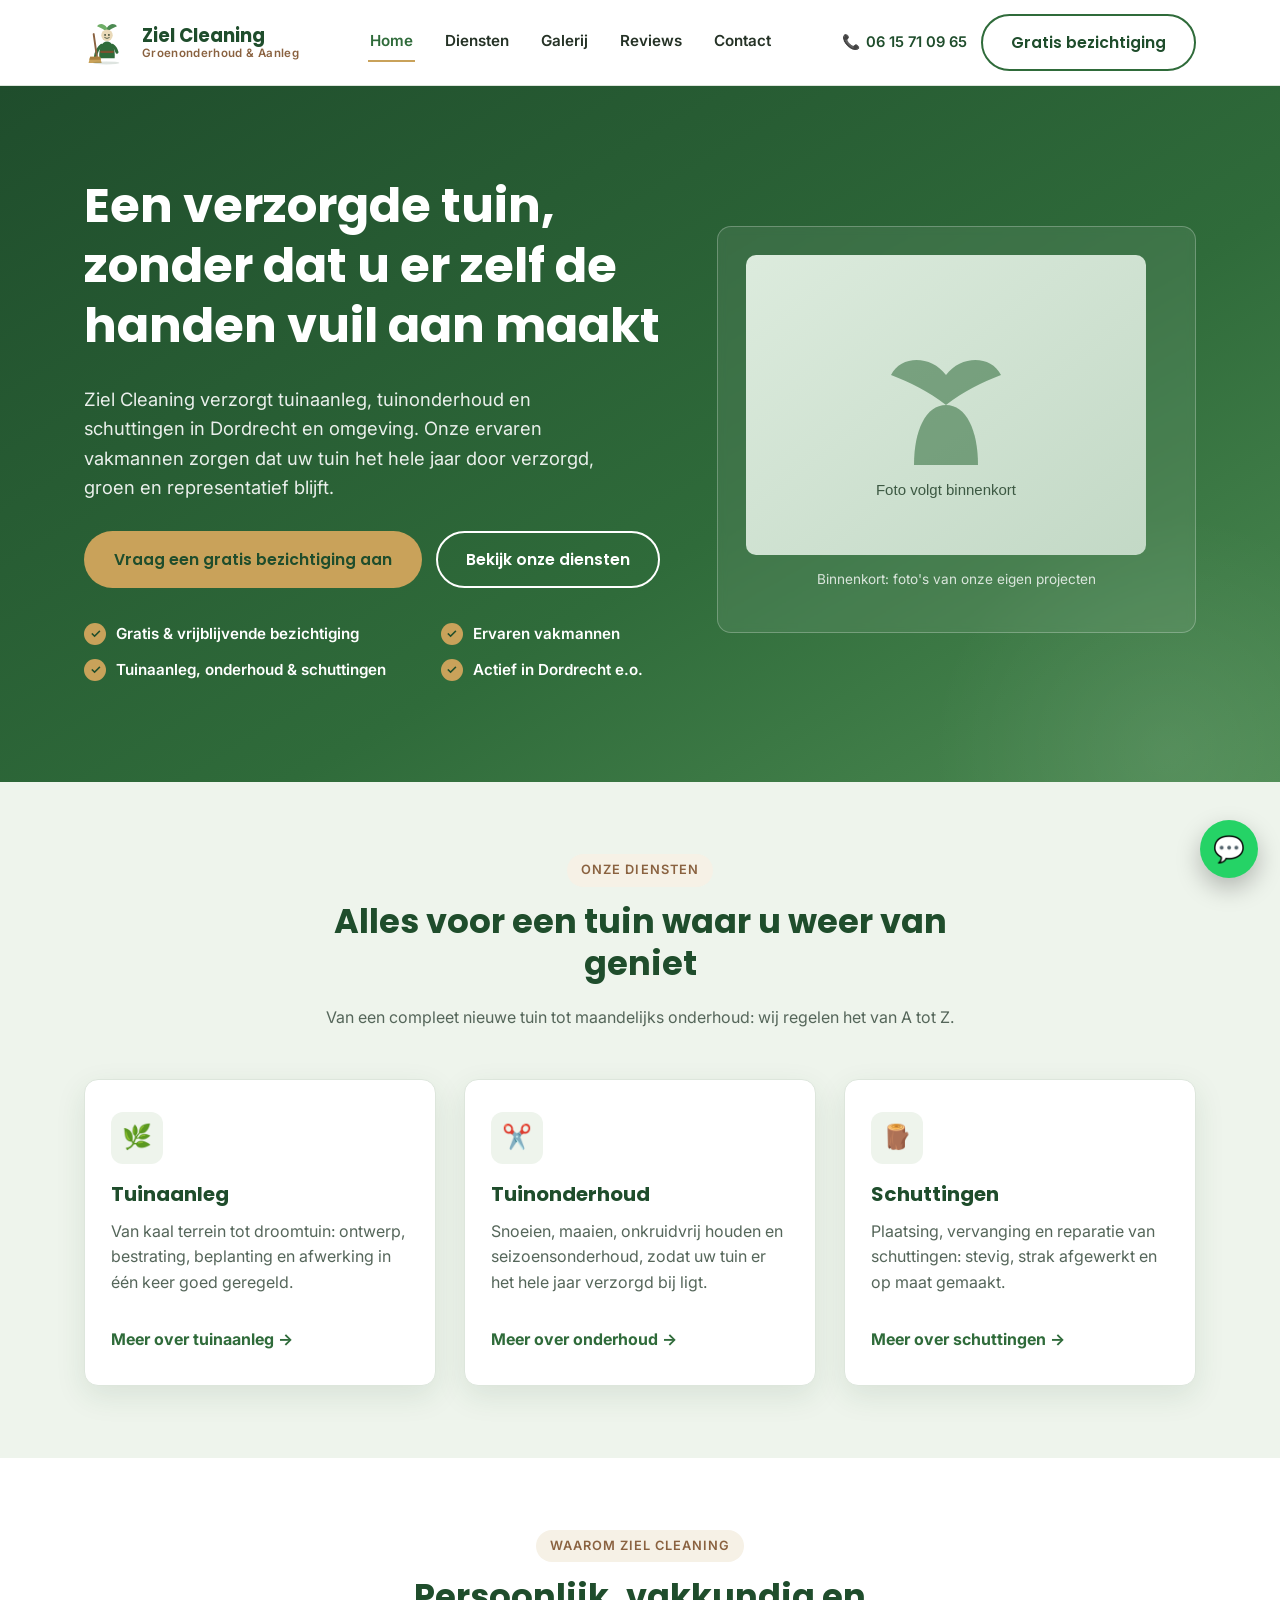
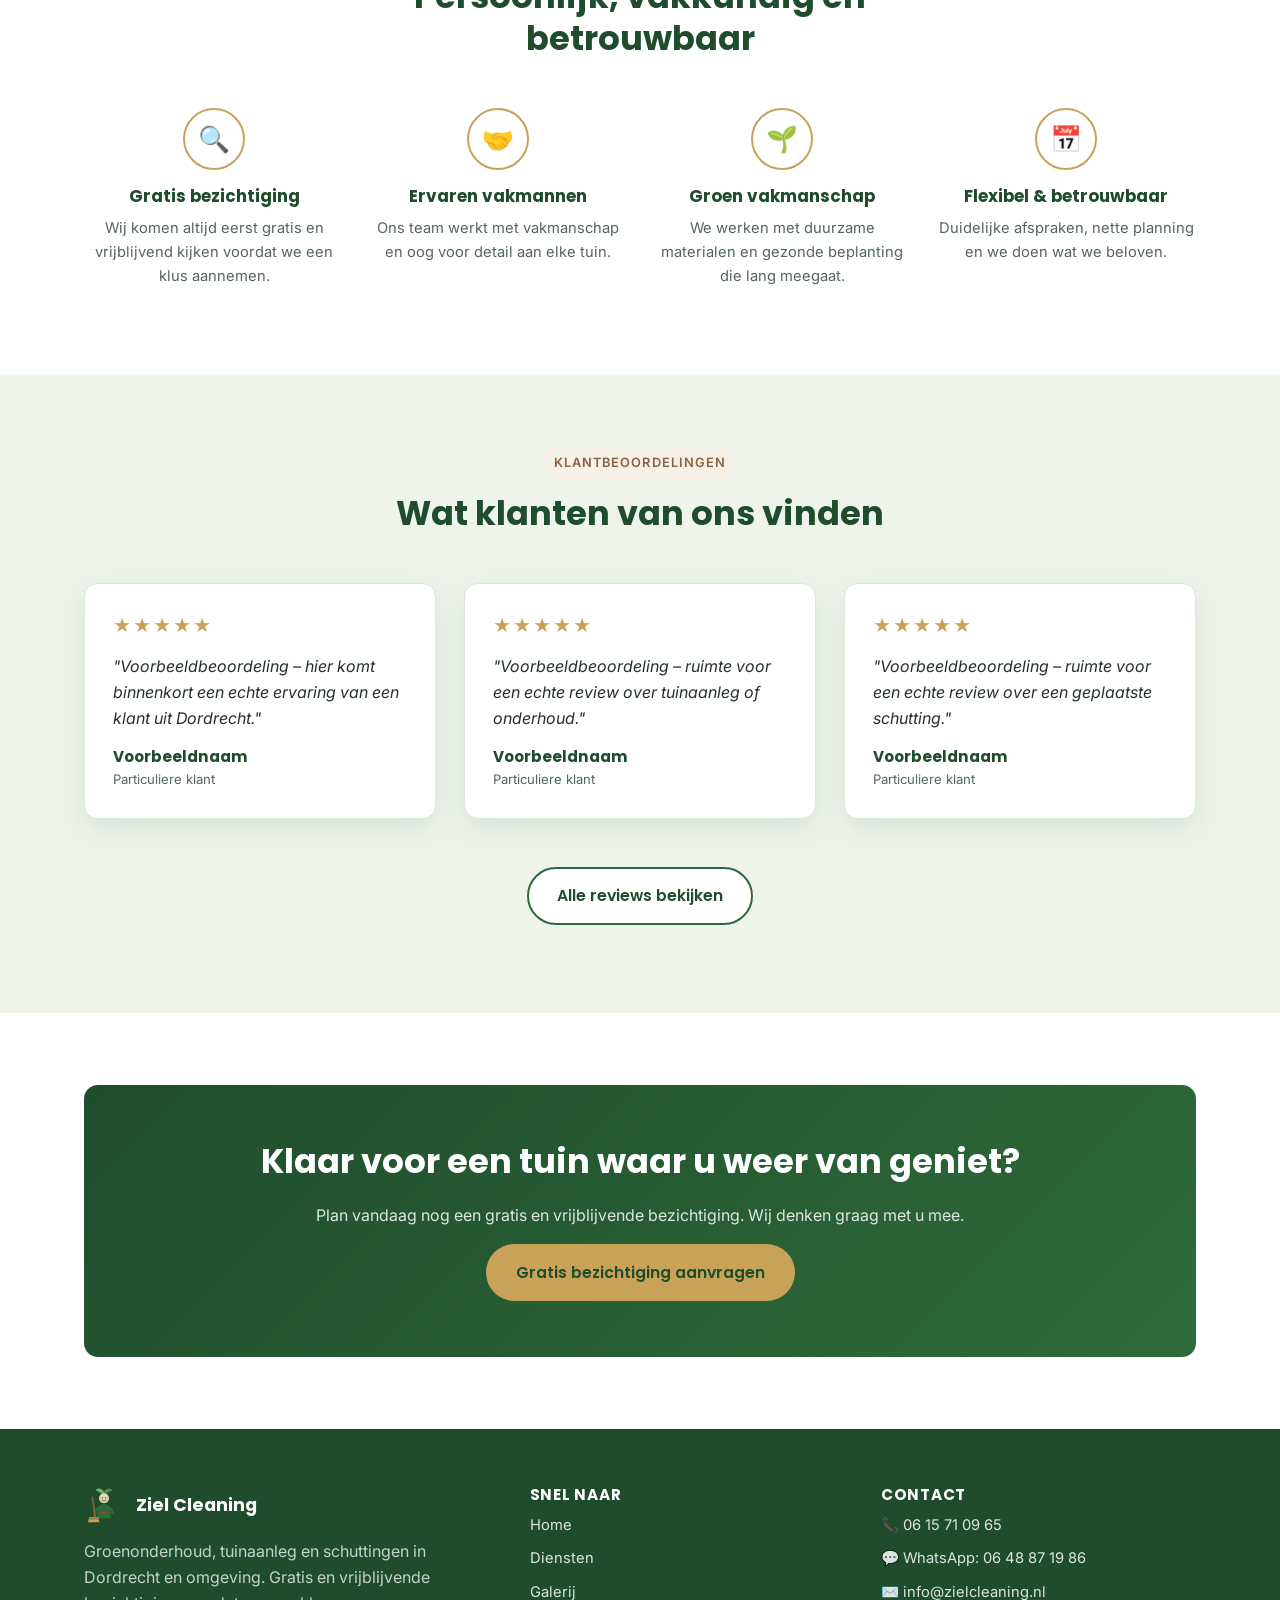
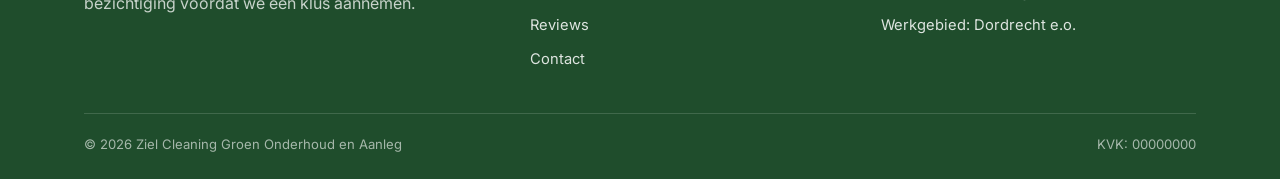
<file: index.html>
<!doctype html>
<html lang="nl">
<head>
  <meta charset="UTF-8">
  <meta name="viewport" content="width=device-width, initial-scale=1.0">
  <title>Ziel Cleaning &ndash; Hovenier in Dordrecht | Tuinaanleg &amp; Tuinonderhoud</title>
  <meta name="description" content="Ziel Cleaning verzorgt tuinaanleg, tuinonderhoud en schuttingen in Dordrecht en omgeving. Gratis en vrijblijvende bezichtiging, ervaren vakmannen. Vraag vandaag nog een afspraak aan.">
  <link rel="canonical" href="https://www.zielcleaning.nl/">
  <link rel="icon" type="image/svg+xml" href="img/favicon.svg">
  <link rel="preconnect" href="https://fonts.googleapis.com">
  <link rel="preconnect" href="https://fonts.gstatic.com" crossorigin>
  <link href="https://fonts.googleapis.com/css2?family=Poppins:wght@600;700&family=Inter:wght@400;500;600&display=swap" rel="stylesheet">
  <link rel="stylesheet" href="css/style.css">

  <meta property="og:title" content="Ziel Cleaning &ndash; Hovenier in Dordrecht">
  <meta property="og:description" content="Tuinaanleg, tuinonderhoud en schuttingen in Dordrecht en omgeving. Gratis bezichtiging vooraf.">
  <meta property="og:type" content="website">

  <script type="application/ld+json">
  {
    "@context": "https://schema.org",
    "@type": "LocalBusiness",
    "name": "Ziel Cleaning Groen Onderhoud en Aanleg",
    "image": "https://www.zielcleaning.nl/img/logo.svg",
    "telephone": "+31615710965",
    "email": "info@zielcleaning.nl",
    "address": {
      "@type": "PostalAddress",
      "addressLocality": "Dordrecht",
      "addressCountry": "NL"
    },
    "areaServed": "Dordrecht en omgeving",
    "priceRange": "€€",
    "description": "Hoveniersbedrijf gespecialiseerd in tuinaanleg, tuinonderhoud en schuttingen in Dordrecht en omgeving."
  }
  </script>
</head>
<body>

  <header class="site-header">
    <div class="header-inner">
      <a href="index.html" class="brand">
        <img src="img/logo.svg" alt="Ziel Cleaning logo - groen mannetje met bezem" width="46" height="46">
        <span class="brand-text">
          <span class="brand-name">Ziel Cleaning</span>
          <span class="brand-tag">Groenonderhoud &amp; Aanleg</span>
        </span>
      </a>

      <nav class="main-nav" aria-label="Hoofdmenu">
        <a href="index.html">Home</a>
        <a href="diensten.html">Diensten</a>
        <a href="galerij.html">Galerij</a>
        <a href="reviews.html">Reviews</a>
        <a href="contact.html">Contact</a>
      </nav>

      <div class="header-actions">
        <a class="header-call" href="tel:+31615710965" aria-label="Bel Ziel Cleaning">
          📞 <span class="call-text">06 15 71 09 65</span>
        </a>
        <a class="btn btn-secondary" href="contact.html">Gratis bezichtiging</a>
        <button class="nav-toggle" aria-label="Menu openen" aria-expanded="false">
          <span></span>
        </button>
      </div>
    </div>
  </header>

  <main>
    <!-- Hero -->
    <section class="hero">
      <div class="container hero-grid">
        <div>
          <h1>Een verzorgde tuin, zonder dat u er zelf de handen vuil aan maakt</h1>
          <p class="lead">Ziel Cleaning verzorgt tuinaanleg, tuinonderhoud en schuttingen in Dordrecht en omgeving. Onze ervaren vakmannen zorgen dat uw tuin het hele jaar door verzorgd, groen en representatief blijft.</p>
          <div class="hero-actions">
            <a href="contact.html" class="btn btn-primary">Vraag een gratis bezichtiging aan</a>
            <a href="diensten.html" class="btn btn-outline">Bekijk onze diensten</a>
          </div>
          <ul class="hero-badges">
            <li><span class="dot">✓</span> Gratis &amp; vrijblijvende bezichtiging</li>
            <li><span class="dot">✓</span> Ervaren vakmannen</li>
            <li><span class="dot">✓</span> Tuinaanleg, onderhoud &amp; schuttingen</li>
            <li><span class="dot">✓</span> Actief in Dordrecht e.o.</li>
          </ul>
        </div>
        <div class="hero-visual">
          <img src="img/placeholder.svg" alt="Voorbeeld van een verzorgde tuin door Ziel Cleaning" width="400" height="300">
          <p class="caption">Binnenkort: foto's van onze eigen projecten</p>
        </div>
      </div>
    </section>

    <!-- Diensten teaser -->
    <section class="section-alt">
      <div class="container">
        <div class="section-head">
          <span class="eyebrow">Onze diensten</span>
          <h2>Alles voor een tuin waar u weer van geniet</h2>
          <p>Van een compleet nieuwe tuin tot maandelijks onderhoud: wij regelen het van A tot Z.</p>
        </div>
        <div class="grid-3">
          <div class="card fade-in">
            <div class="icon">🌿</div>
            <h3>Tuinaanleg</h3>
            <p>Van kaal terrein tot droomtuin: ontwerp, bestrating, beplanting en afwerking in één keer goed geregeld.</p>
            <a href="diensten.html#tuinaanleg" class="card-link">Meer over tuinaanleg →</a>
          </div>
          <div class="card fade-in">
            <div class="icon">✂️</div>
            <h3>Tuinonderhoud</h3>
            <p>Snoeien, maaien, onkruidvrij houden en seizoensonderhoud, zodat uw tuin er het hele jaar verzorgd bij ligt.</p>
            <a href="diensten.html#onderhoud" class="card-link">Meer over onderhoud →</a>
          </div>
          <div class="card fade-in">
            <div class="icon">🪵</div>
            <h3>Schuttingen</h3>
            <p>Plaatsing, vervanging en reparatie van schuttingen: stevig, strak afgewerkt en op maat gemaakt.</p>
            <a href="diensten.html#schuttingen" class="card-link">Meer over schuttingen →</a>
          </div>
        </div>
      </div>
    </section>

    <!-- Waarom Ziel Cleaning -->
    <section>
      <div class="container">
        <div class="section-head">
          <span class="eyebrow">Waarom Ziel Cleaning</span>
          <h2>Persoonlijk, vakkundig en betrouwbaar</h2>
        </div>
        <div class="feature-row">
          <div class="feature fade-in">
            <div class="icon">🔍</div>
            <h3>Gratis bezichtiging</h3>
            <p>Wij komen altijd eerst gratis en vrijblijvend kijken voordat we een klus aannemen.</p>
          </div>
          <div class="feature fade-in">
            <div class="icon">🤝</div>
            <h3>Ervaren vakmannen</h3>
            <p>Ons team werkt met vakmanschap en oog voor detail aan elke tuin.</p>
          </div>
          <div class="feature fade-in">
            <div class="icon">🌱</div>
            <h3>Groen vakmanschap</h3>
            <p>We werken met duurzame materialen en gezonde beplanting die lang meegaat.</p>
          </div>
          <div class="feature fade-in">
            <div class="icon">📅</div>
            <h3>Flexibel &amp; betrouwbaar</h3>
            <p>Duidelijke afspraken, nette planning en we doen wat we beloven.</p>
          </div>
        </div>
      </div>
    </section>

    <!-- Reviews teaser -->
    <section class="section-alt">
      <div class="container">
        <div class="section-head">
          <span class="eyebrow">Klantbeoordelingen</span>
          <h2>Wat klanten van ons vinden</h2>
        </div>
        <div class="grid-3">
          <div class="review-card fade-in">
            <div class="stars">★★★★★</div>
            <p class="review-quote">"Voorbeeldbeoordeling &ndash; hier komt binnenkort een echte ervaring van een klant uit Dordrecht."</p>
            <div>
              <div class="review-name">Voorbeeldnaam</div>
              <div class="review-role">Particuliere klant</div>
            </div>
          </div>
          <div class="review-card fade-in">
            <div class="stars">★★★★★</div>
            <p class="review-quote">"Voorbeeldbeoordeling &ndash; ruimte voor een echte review over tuinaanleg of onderhoud."</p>
            <div>
              <div class="review-name">Voorbeeldnaam</div>
              <div class="review-role">Particuliere klant</div>
            </div>
          </div>
          <div class="review-card fade-in">
            <div class="stars">★★★★★</div>
            <p class="review-quote">"Voorbeeldbeoordeling &ndash; ruimte voor een echte review over een geplaatste schutting."</p>
            <div>
              <div class="review-name">Voorbeeldnaam</div>
              <div class="review-role">Particuliere klant</div>
            </div>
          </div>
        </div>
        <p class="text-center mt-lg"><a href="reviews.html" class="btn btn-secondary">Alle reviews bekijken</a></p>
      </div>
    </section>

    <!-- CTA band -->
    <section>
      <div class="container">
        <div class="cta-band fade-in">
          <h2>Klaar voor een tuin waar u weer van geniet?</h2>
          <p>Plan vandaag nog een gratis en vrijblijvende bezichtiging. Wij denken graag met u mee.</p>
          <a href="contact.html" class="btn btn-primary">Gratis bezichtiging aanvragen</a>
        </div>
      </div>
    </section>
  </main>

  <footer class="site-footer">
    <div class="container">
      <div class="footer-grid">
        <div>
          <div class="footer-brand">
            <img src="img/logo.svg" alt="Ziel Cleaning logo" width="40" height="40">
            <strong>Ziel Cleaning</strong>
          </div>
          <p style="color: rgba(255,255,255,0.75);">Groenonderhoud, tuinaanleg en schuttingen in Dordrecht en omgeving. Gratis en vrijblijvende bezichtiging voordat we een klus aannemen.</p>
        </div>
        <div>
          <h4>Snel naar</h4>
          <ul>
            <li><a href="index.html">Home</a></li>
            <li><a href="diensten.html">Diensten</a></li>
            <li><a href="galerij.html">Galerij</a></li>
            <li><a href="reviews.html">Reviews</a></li>
            <li><a href="contact.html">Contact</a></li>
          </ul>
        </div>
        <div>
          <h4>Contact</h4>
          <ul>
            <li><a href="tel:+31615710965">📞 06 15 71 09 65</a></li>
            <li><a href="https://wa.me/31648871986" target="_blank" rel="noopener">💬 WhatsApp: 06 48 87 19 86</a></li>
            <li><a href="mailto:info@zielcleaning.nl">✉️ info@zielcleaning.nl</a></li>
            <li>Werkgebied: Dordrecht e.o.</li>
          </ul>
        </div>
      </div>
      <div class="footer-bottom">
        <span>&copy; <span class="current-year">2026</span> Ziel Cleaning Groen Onderhoud en Aanleg</span>
        <span>KVK: 00000000</span>
      </div>
    </div>
  </footer>

  <a class="whatsapp-float" href="https://wa.me/31648871986" target="_blank" rel="noopener" aria-label="Stuur ons een WhatsApp bericht">💬</a>

  <script src="js/main.js"></script>
</body>
</html>
</file>
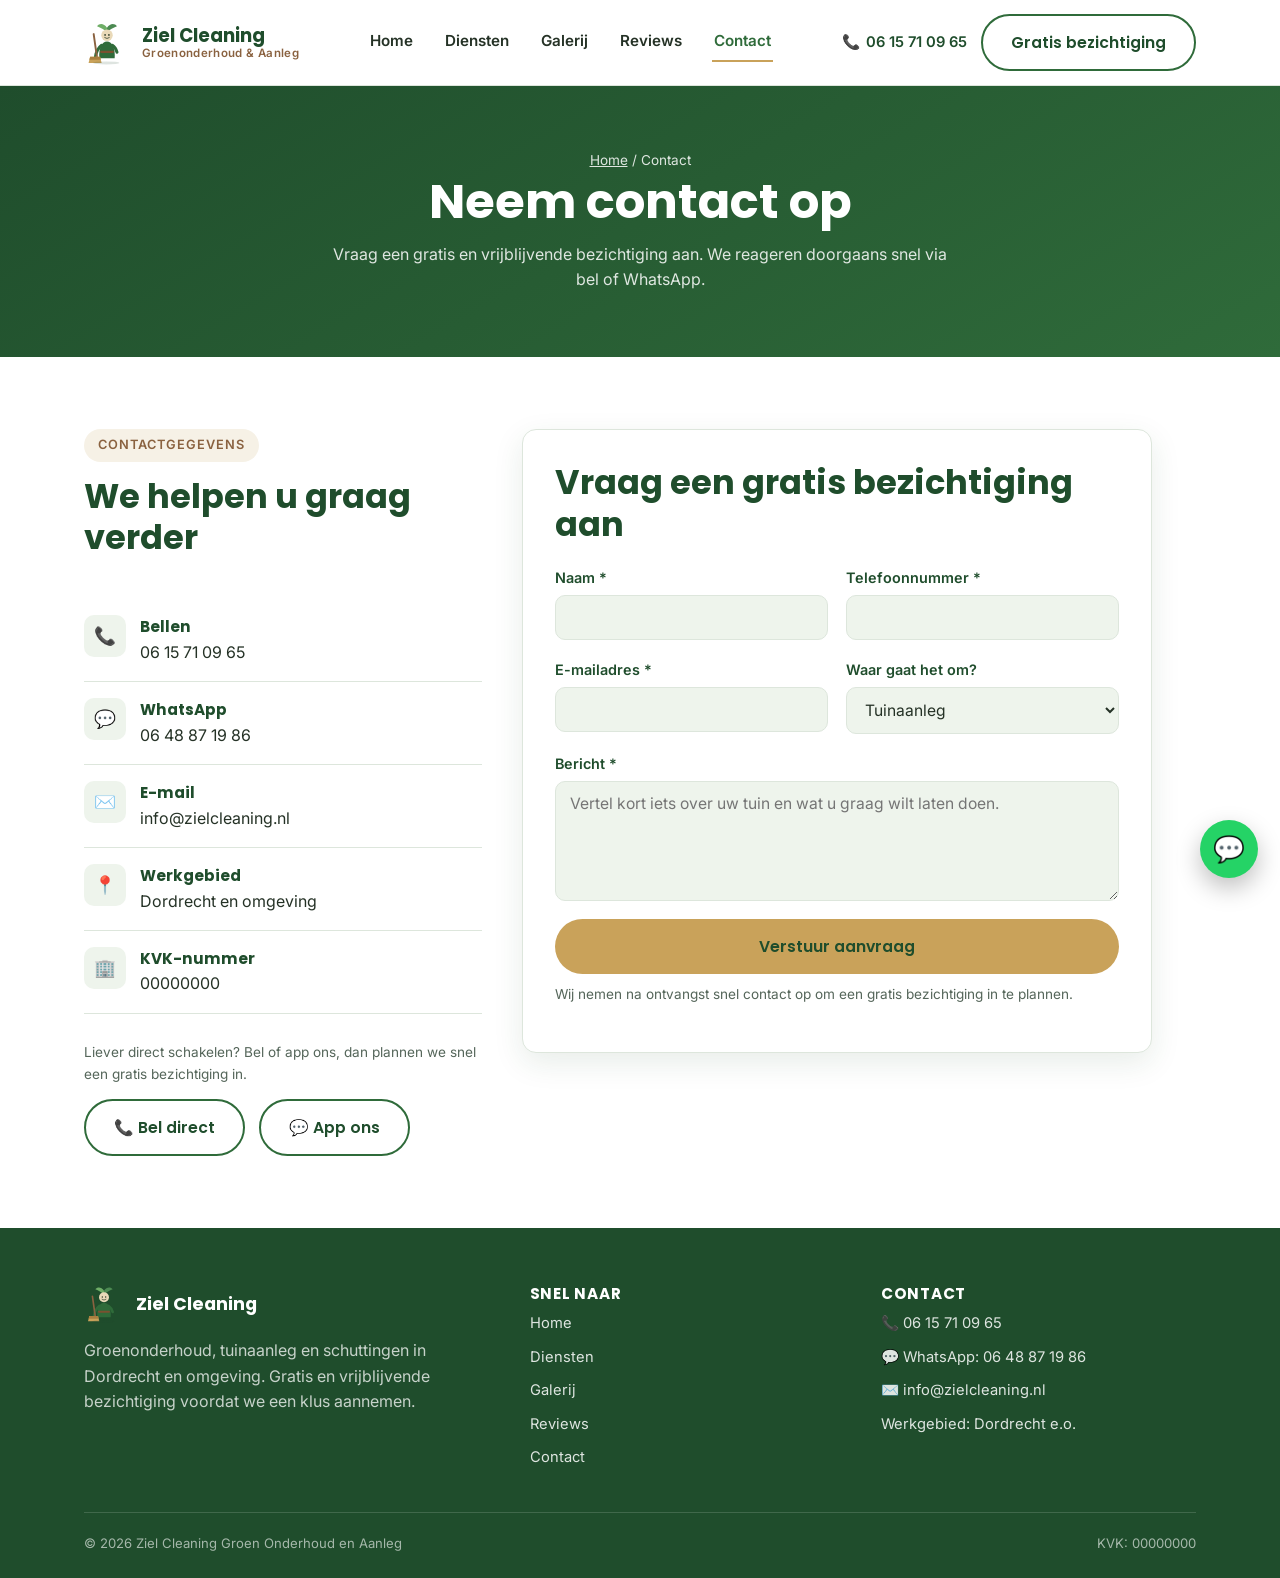
<file: contact.html>
<!doctype html>
<html lang="nl">
<head>
  <meta charset="UTF-8">
  <meta name="viewport" content="width=device-width, initial-scale=1.0">
  <title>Contact &ndash; Gratis Bezichtiging Aanvragen | Ziel Cleaning</title>
  <meta name="description" content="Neem contact op met Ziel Cleaning voor een gratis en vrijblijvende bezichtiging. Bel, app of vul het contactformulier in. Actief in Dordrecht en omgeving.">
  <link rel="canonical" href="https://www.zielcleaning.nl/contact.html">
  <link rel="icon" type="image/svg+xml" href="img/favicon.svg">
  <link rel="preconnect" href="https://fonts.googleapis.com">
  <link rel="preconnect" href="https://fonts.gstatic.com" crossorigin>
  <link href="https://fonts.googleapis.com/css2?family=Poppins:wght@600;700&family=Inter:wght@400;500;600&display=swap" rel="stylesheet">
  <link rel="stylesheet" href="css/style.css">
</head>
<body>

  <header class="site-header">
    <div class="header-inner">
      <a href="index.html" class="brand">
        <img src="img/logo.svg" alt="Ziel Cleaning logo - groen mannetje met bezem" width="46" height="46">
        <span class="brand-text">
          <span class="brand-name">Ziel Cleaning</span>
          <span class="brand-tag">Groenonderhoud &amp; Aanleg</span>
        </span>
      </a>

      <nav class="main-nav" aria-label="Hoofdmenu">
        <a href="index.html">Home</a>
        <a href="diensten.html">Diensten</a>
        <a href="galerij.html">Galerij</a>
        <a href="reviews.html">Reviews</a>
        <a href="contact.html">Contact</a>
      </nav>

      <div class="header-actions">
        <a class="header-call" href="tel:+31615710965" aria-label="Bel Ziel Cleaning">
          📞 <span class="call-text">06 15 71 09 65</span>
        </a>
        <a class="btn btn-secondary" href="contact.html">Gratis bezichtiging</a>
        <button class="nav-toggle" aria-label="Menu openen" aria-expanded="false">
          <span></span>
        </button>
      </div>
    </div>
  </header>

  <main>
    <section class="page-hero">
      <div class="container">
        <p class="breadcrumb"><a href="index.html">Home</a> / Contact</p>
        <h1>Neem contact op</h1>
        <p>Vraag een gratis en vrijblijvende bezichtiging aan. We reageren doorgaans snel via bel of WhatsApp.</p>
      </div>
    </section>

    <section>
      <div class="container contact-grid">
        <div>
          <div class="section-head left">
            <span class="eyebrow">Contactgegevens</span>
            <h2>We helpen u graag verder</h2>
          </div>
          <ul class="contact-info-list">
            <li>
              <span class="icon">📞</span>
              <div>
                <strong>Bellen</strong>
                <a href="tel:+31615710965">06 15 71 09 65</a>
              </div>
            </li>
            <li>
              <span class="icon">💬</span>
              <div>
                <strong>WhatsApp</strong>
                <a href="https://wa.me/31648871986" target="_blank" rel="noopener">06 48 87 19 86</a>
              </div>
            </li>
            <li>
              <span class="icon">✉️</span>
              <div>
                <strong>E-mail</strong>
                <a href="mailto:info@zielcleaning.nl">info@zielcleaning.nl</a>
              </div>
            </li>
            <li>
              <span class="icon">📍</span>
              <div>
                <strong>Werkgebied</strong>
                <span>Dordrecht en omgeving</span>
              </div>
            </li>
            <li>
              <span class="icon">🏢</span>
              <div>
                <strong>KVK-nummer</strong>
                <span>00000000</span>
              </div>
            </li>
          </ul>
          <p style="font-size:0.85rem;">Liever direct schakelen? Bel of app ons, dan plannen we snel een gratis bezichtiging in.</p>
          <div class="hero-actions" style="margin-top:8px;">
            <a href="tel:+31615710965" class="btn btn-secondary">📞 Bel direct</a>
            <a href="https://wa.me/31648871986" target="_blank" rel="noopener" class="btn btn-secondary">💬 App ons</a>
          </div>
        </div>

        <div class="form-card">
          <div class="form-success" id="formSuccess">Bedankt voor uw bericht! Uw e-mailprogramma opent zo dat u het bericht kunt versturen. We nemen snel contact met u op.</div>
          <h2 style="margin-top:0;">Vraag een gratis bezichtiging aan</h2>
          <form id="contactForm" action="mailto:info@zielcleaning.nl" method="post" enctype="text/plain">
            <div class="form-row">
              <div class="field">
                <label for="naam">Naam *</label>
                <input type="text" id="naam" name="Naam" required autocomplete="name">
              </div>
              <div class="field">
                <label for="telefoon">Telefoonnummer *</label>
                <input type="tel" id="telefoon" name="Telefoonnummer" required autocomplete="tel">
              </div>
            </div>
            <div class="form-row">
              <div class="field">
                <label for="email">E-mailadres *</label>
                <input type="email" id="email" name="E-mailadres" required autocomplete="email">
              </div>
              <div class="field">
                <label for="dienst">Waar gaat het om?</label>
                <select id="dienst" name="Dienst">
                  <option value="Tuinaanleg">Tuinaanleg</option>
                  <option value="Tuinonderhoud">Tuinonderhoud</option>
                  <option value="Schutting">Schutting</option>
                  <option value="Anders">Anders / weet ik nog niet</option>
                </select>
              </div>
            </div>
            <div class="field">
              <label for="bericht">Bericht *</label>
              <textarea id="bericht" name="Bericht" required placeholder="Vertel kort iets over uw tuin en wat u graag wilt laten doen."></textarea>
            </div>
            <button type="submit" class="btn btn-primary btn-block">Verstuur aanvraag</button>
            <p class="form-note" style="color: var(--text-light);">Wij nemen na ontvangst snel contact op om een gratis bezichtiging in te plannen.</p>
          </form>
        </div>
      </div>
    </section>
  </main>

  <footer class="site-footer">
    <div class="container">
      <div class="footer-grid">
        <div>
          <div class="footer-brand">
            <img src="img/logo.svg" alt="Ziel Cleaning logo" width="40" height="40">
            <strong>Ziel Cleaning</strong>
          </div>
          <p style="color: rgba(255,255,255,0.75);">Groenonderhoud, tuinaanleg en schuttingen in Dordrecht en omgeving. Gratis en vrijblijvende bezichtiging voordat we een klus aannemen.</p>
        </div>
        <div>
          <h4>Snel naar</h4>
          <ul>
            <li><a href="index.html">Home</a></li>
            <li><a href="diensten.html">Diensten</a></li>
            <li><a href="galerij.html">Galerij</a></li>
            <li><a href="reviews.html">Reviews</a></li>
            <li><a href="contact.html">Contact</a></li>
          </ul>
        </div>
        <div>
          <h4>Contact</h4>
          <ul>
            <li><a href="tel:+31615710965">📞 06 15 71 09 65</a></li>
            <li><a href="https://wa.me/31648871986" target="_blank" rel="noopener">💬 WhatsApp: 06 48 87 19 86</a></li>
            <li><a href="mailto:info@zielcleaning.nl">✉️ info@zielcleaning.nl</a></li>
            <li>Werkgebied: Dordrecht e.o.</li>
          </ul>
        </div>
      </div>
      <div class="footer-bottom">
        <span>&copy; <span class="current-year">2026</span> Ziel Cleaning Groen Onderhoud en Aanleg</span>
        <span>KVK: 00000000</span>
      </div>
    </div>
  </footer>

  <a class="whatsapp-float" href="https://wa.me/31648871986" target="_blank" rel="noopener" aria-label="Stuur ons een WhatsApp bericht">💬</a>

  <script src="js/main.js"></script>
</body>
</html>
</file>
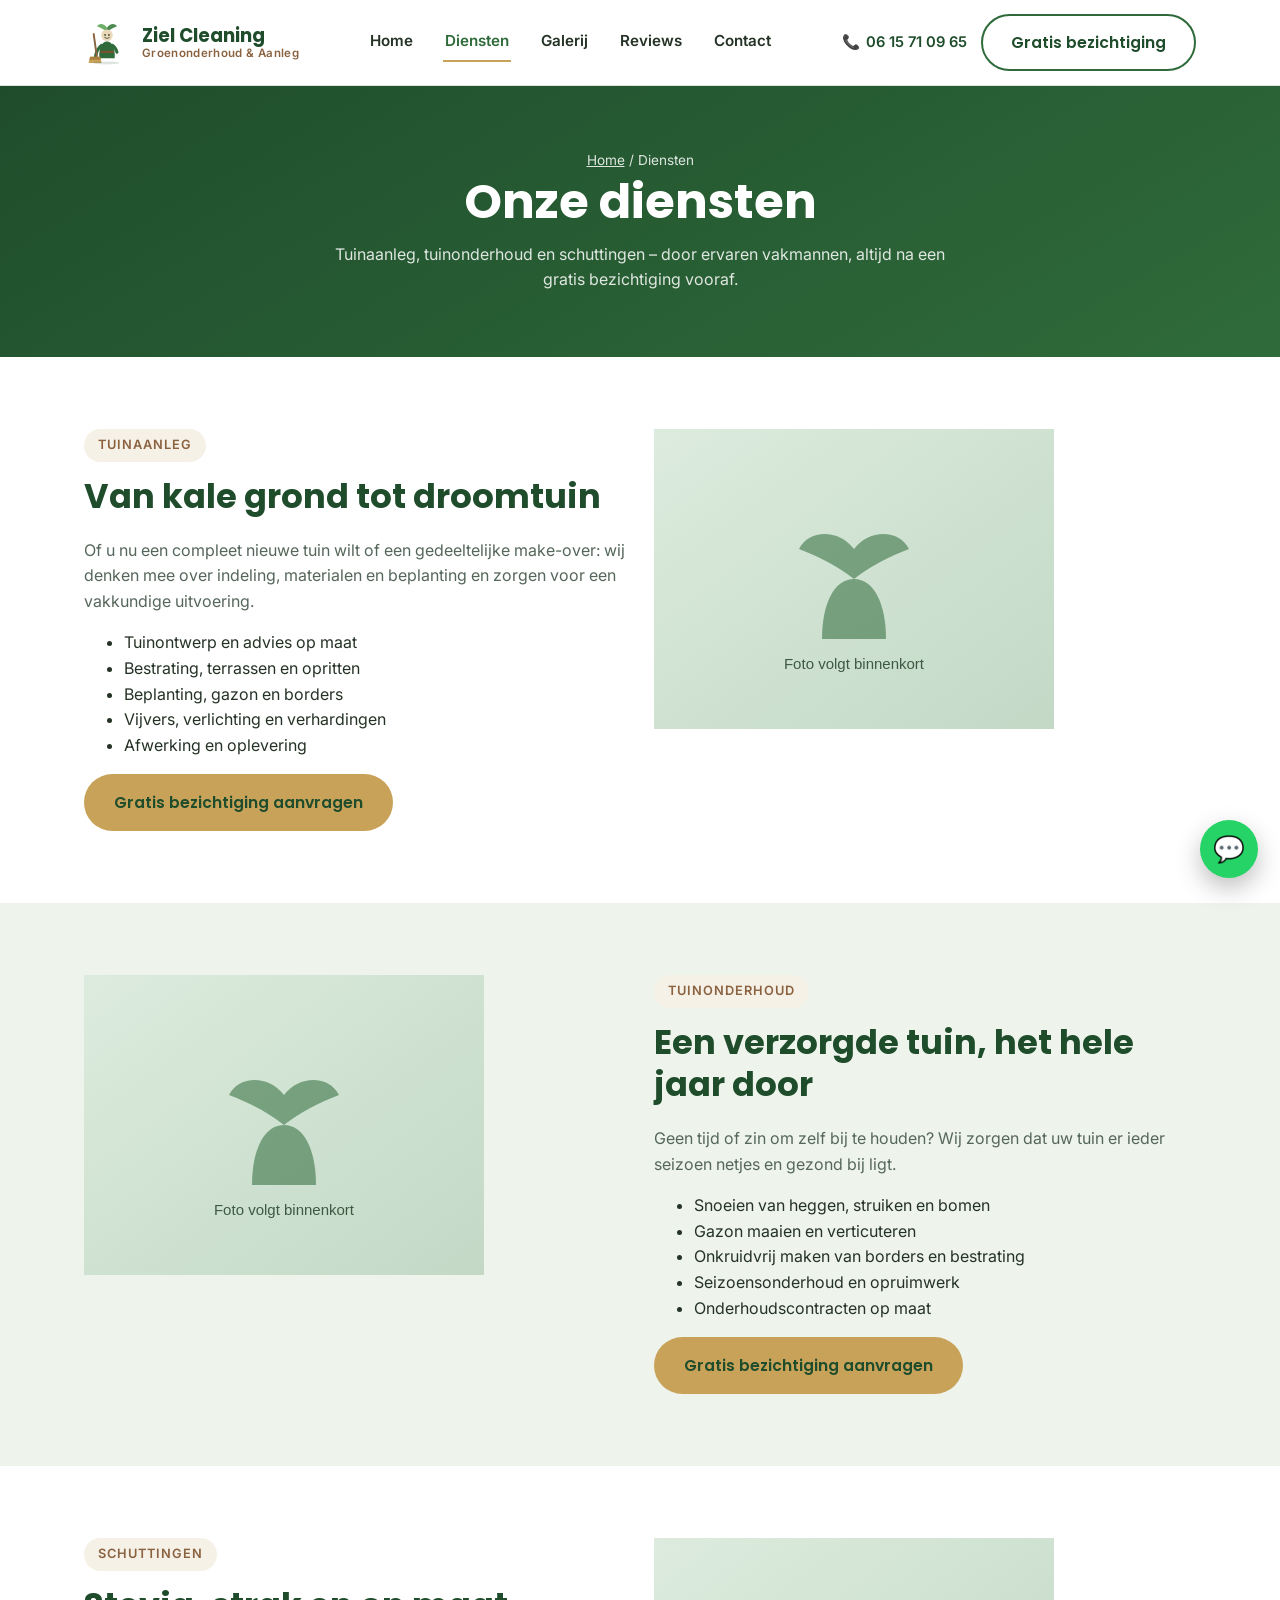
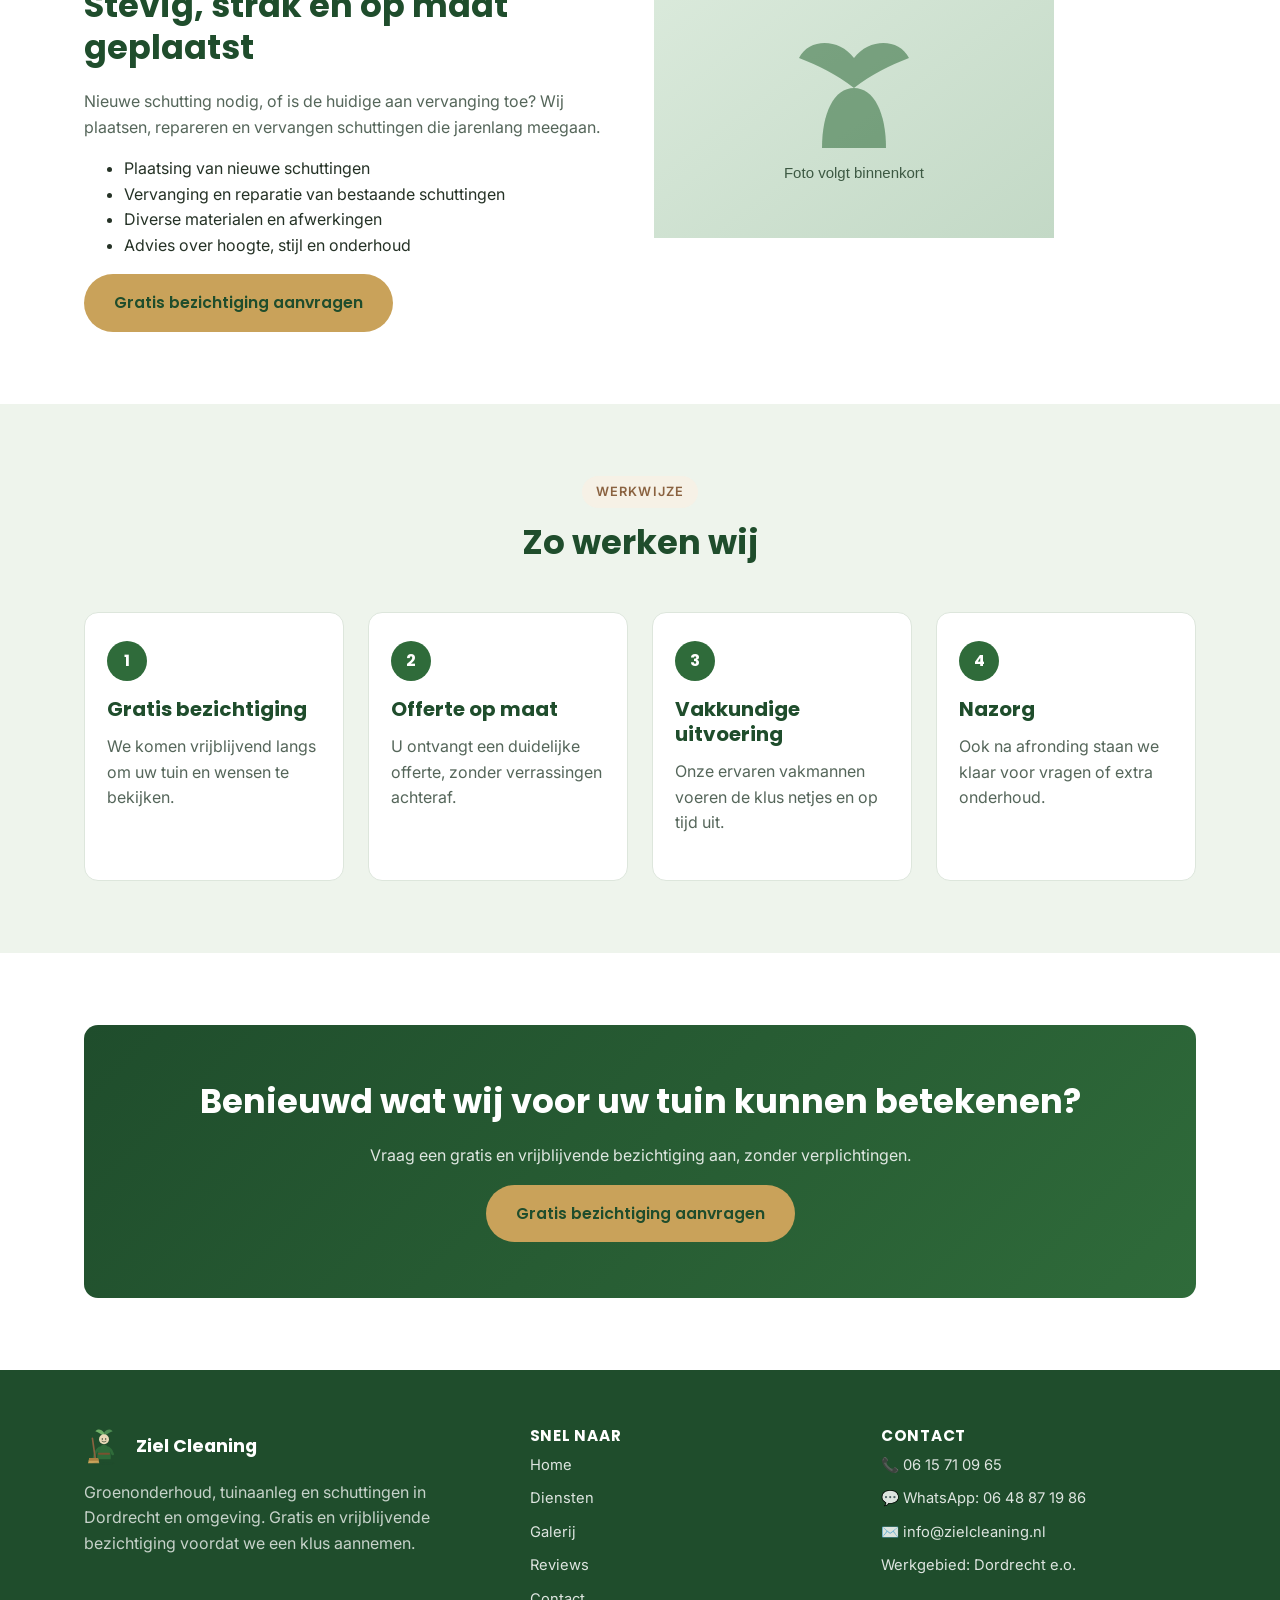
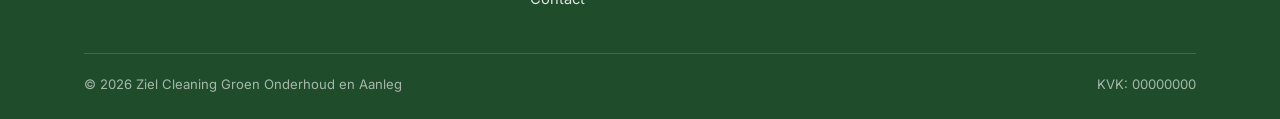
<file: diensten.html>
<!doctype html>
<html lang="nl">
<head>
  <meta charset="UTF-8">
  <meta name="viewport" content="width=device-width, initial-scale=1.0">
  <title>Diensten &ndash; Tuinaanleg, Onderhoud &amp; Schuttingen | Ziel Cleaning</title>
  <meta name="description" content="Ontdek onze diensten: tuinaanleg, tuinonderhoud en schuttingen in Dordrecht en omgeving. Gratis bezichtiging, ervaren vakmannen, werkwijze in 4 stappen.">
  <link rel="canonical" href="https://www.zielcleaning.nl/diensten.html">
  <link rel="icon" type="image/svg+xml" href="img/favicon.svg">
  <link rel="preconnect" href="https://fonts.googleapis.com">
  <link rel="preconnect" href="https://fonts.gstatic.com" crossorigin>
  <link href="https://fonts.googleapis.com/css2?family=Poppins:wght@600;700&family=Inter:wght@400;500;600&display=swap" rel="stylesheet">
  <link rel="stylesheet" href="css/style.css">
</head>
<body>

  <header class="site-header">
    <div class="header-inner">
      <a href="index.html" class="brand">
        <img src="img/logo.svg" alt="Ziel Cleaning logo - groen mannetje met bezem" width="46" height="46">
        <span class="brand-text">
          <span class="brand-name">Ziel Cleaning</span>
          <span class="brand-tag">Groenonderhoud &amp; Aanleg</span>
        </span>
      </a>

      <nav class="main-nav" aria-label="Hoofdmenu">
        <a href="index.html">Home</a>
        <a href="diensten.html">Diensten</a>
        <a href="galerij.html">Galerij</a>
        <a href="reviews.html">Reviews</a>
        <a href="contact.html">Contact</a>
      </nav>

      <div class="header-actions">
        <a class="header-call" href="tel:+31615710965" aria-label="Bel Ziel Cleaning">
          📞 <span class="call-text">06 15 71 09 65</span>
        </a>
        <a class="btn btn-secondary" href="contact.html">Gratis bezichtiging</a>
        <button class="nav-toggle" aria-label="Menu openen" aria-expanded="false">
          <span></span>
        </button>
      </div>
    </div>
  </header>

  <main>
    <section class="page-hero">
      <div class="container">
        <p class="breadcrumb"><a href="index.html">Home</a> / Diensten</p>
        <h1>Onze diensten</h1>
        <p>Tuinaanleg, tuinonderhoud en schuttingen &ndash; door ervaren vakmannen, altijd na een gratis bezichtiging vooraf.</p>
      </div>
    </section>

    <!-- Tuinaanleg -->
    <section id="tuinaanleg">
      <div class="container grid-2">
        <div>
          <span class="eyebrow">Tuinaanleg</span>
          <h2>Van kale grond tot droomtuin</h2>
          <p>Of u nu een compleet nieuwe tuin wilt of een gedeeltelijke make-over: wij denken mee over indeling, materialen en beplanting en zorgen voor een vakkundige uitvoering.</p>
          <ul>
            <li>Tuinontwerp en advies op maat</li>
            <li>Bestrating, terrassen en opritten</li>
            <li>Beplanting, gazon en borders</li>
            <li>Vijvers, verlichting en verhardingen</li>
            <li>Afwerking en oplevering</li>
          </ul>
          <a href="contact.html" class="btn btn-primary">Gratis bezichtiging aanvragen</a>
        </div>
        <div>
          <img src="img/placeholder.svg" alt="Voorbeeld van tuinaanleg door Ziel Cleaning" width="400" height="300">
        </div>
      </div>
    </section>

    <!-- Tuinonderhoud -->
    <section id="onderhoud" class="section-alt">
      <div class="container grid-2">
        <div class="fade-in" style="order:2;">
          <span class="eyebrow">Tuinonderhoud</span>
          <h2>Een verzorgde tuin, het hele jaar door</h2>
          <p>Geen tijd of zin om zelf bij te houden? Wij zorgen dat uw tuin er ieder seizoen netjes en gezond bij ligt.</p>
          <ul>
            <li>Snoeien van heggen, struiken en bomen</li>
            <li>Gazon maaien en verticuteren</li>
            <li>Onkruidvrij maken van borders en bestrating</li>
            <li>Seizoensonderhoud en opruimwerk</li>
            <li>Onderhoudscontracten op maat</li>
          </ul>
          <a href="contact.html" class="btn btn-primary">Gratis bezichtiging aanvragen</a>
        </div>
        <div style="order:1;">
          <img src="img/placeholder.svg" alt="Voorbeeld van tuinonderhoud door Ziel Cleaning" width="400" height="300">
        </div>
      </div>
    </section>

    <!-- Schuttingen -->
    <section id="schuttingen">
      <div class="container grid-2">
        <div>
          <span class="eyebrow">Schuttingen</span>
          <h2>Stevig, strak en op maat geplaatst</h2>
          <p>Nieuwe schutting nodig, of is de huidige aan vervanging toe? Wij plaatsen, repareren en vervangen schuttingen die jarenlang meegaan.</p>
          <ul>
            <li>Plaatsing van nieuwe schuttingen</li>
            <li>Vervanging en reparatie van bestaande schuttingen</li>
            <li>Diverse materialen en afwerkingen</li>
            <li>Advies over hoogte, stijl en onderhoud</li>
          </ul>
          <a href="contact.html" class="btn btn-primary">Gratis bezichtiging aanvragen</a>
        </div>
        <div>
          <img src="img/placeholder.svg" alt="Voorbeeld van een geplaatste schutting door Ziel Cleaning" width="400" height="300">
        </div>
      </div>
    </section>

    <!-- Werkwijze -->
    <section class="section-alt">
      <div class="container">
        <div class="section-head">
          <span class="eyebrow">Werkwijze</span>
          <h2>Zo werken wij</h2>
        </div>
        <div class="steps">
          <div class="step fade-in">
            <div class="step-num">1</div>
            <h3>Gratis bezichtiging</h3>
            <p>We komen vrijblijvend langs om uw tuin en wensen te bekijken.</p>
          </div>
          <div class="step fade-in">
            <div class="step-num">2</div>
            <h3>Offerte op maat</h3>
            <p>U ontvangt een duidelijke offerte, zonder verrassingen achteraf.</p>
          </div>
          <div class="step fade-in">
            <div class="step-num">3</div>
            <h3>Vakkundige uitvoering</h3>
            <p>Onze ervaren vakmannen voeren de klus netjes en op tijd uit.</p>
          </div>
          <div class="step fade-in">
            <div class="step-num">4</div>
            <h3>Nazorg</h3>
            <p>Ook na afronding staan we klaar voor vragen of extra onderhoud.</p>
          </div>
        </div>
      </div>
    </section>

    <section>
      <div class="container">
        <div class="cta-band fade-in">
          <h2>Benieuwd wat wij voor uw tuin kunnen betekenen?</h2>
          <p>Vraag een gratis en vrijblijvende bezichtiging aan, zonder verplichtingen.</p>
          <a href="contact.html" class="btn btn-primary">Gratis bezichtiging aanvragen</a>
        </div>
      </div>
    </section>
  </main>

  <footer class="site-footer">
    <div class="container">
      <div class="footer-grid">
        <div>
          <div class="footer-brand">
            <img src="img/logo.svg" alt="Ziel Cleaning logo" width="40" height="40">
            <strong>Ziel Cleaning</strong>
          </div>
          <p style="color: rgba(255,255,255,0.75);">Groenonderhoud, tuinaanleg en schuttingen in Dordrecht en omgeving. Gratis en vrijblijvende bezichtiging voordat we een klus aannemen.</p>
        </div>
        <div>
          <h4>Snel naar</h4>
          <ul>
            <li><a href="index.html">Home</a></li>
            <li><a href="diensten.html">Diensten</a></li>
            <li><a href="galerij.html">Galerij</a></li>
            <li><a href="reviews.html">Reviews</a></li>
            <li><a href="contact.html">Contact</a></li>
          </ul>
        </div>
        <div>
          <h4>Contact</h4>
          <ul>
            <li><a href="tel:+31615710965">📞 06 15 71 09 65</a></li>
            <li><a href="https://wa.me/31648871986" target="_blank" rel="noopener">💬 WhatsApp: 06 48 87 19 86</a></li>
            <li><a href="mailto:info@zielcleaning.nl">✉️ info@zielcleaning.nl</a></li>
            <li>Werkgebied: Dordrecht e.o.</li>
          </ul>
        </div>
      </div>
      <div class="footer-bottom">
        <span>&copy; <span class="current-year">2026</span> Ziel Cleaning Groen Onderhoud en Aanleg</span>
        <span>KVK: 00000000</span>
      </div>
    </div>
  </footer>

  <a class="whatsapp-float" href="https://wa.me/31648871986" target="_blank" rel="noopener" aria-label="Stuur ons een WhatsApp bericht">💬</a>

  <script src="js/main.js"></script>
</body>
</html>
</file>
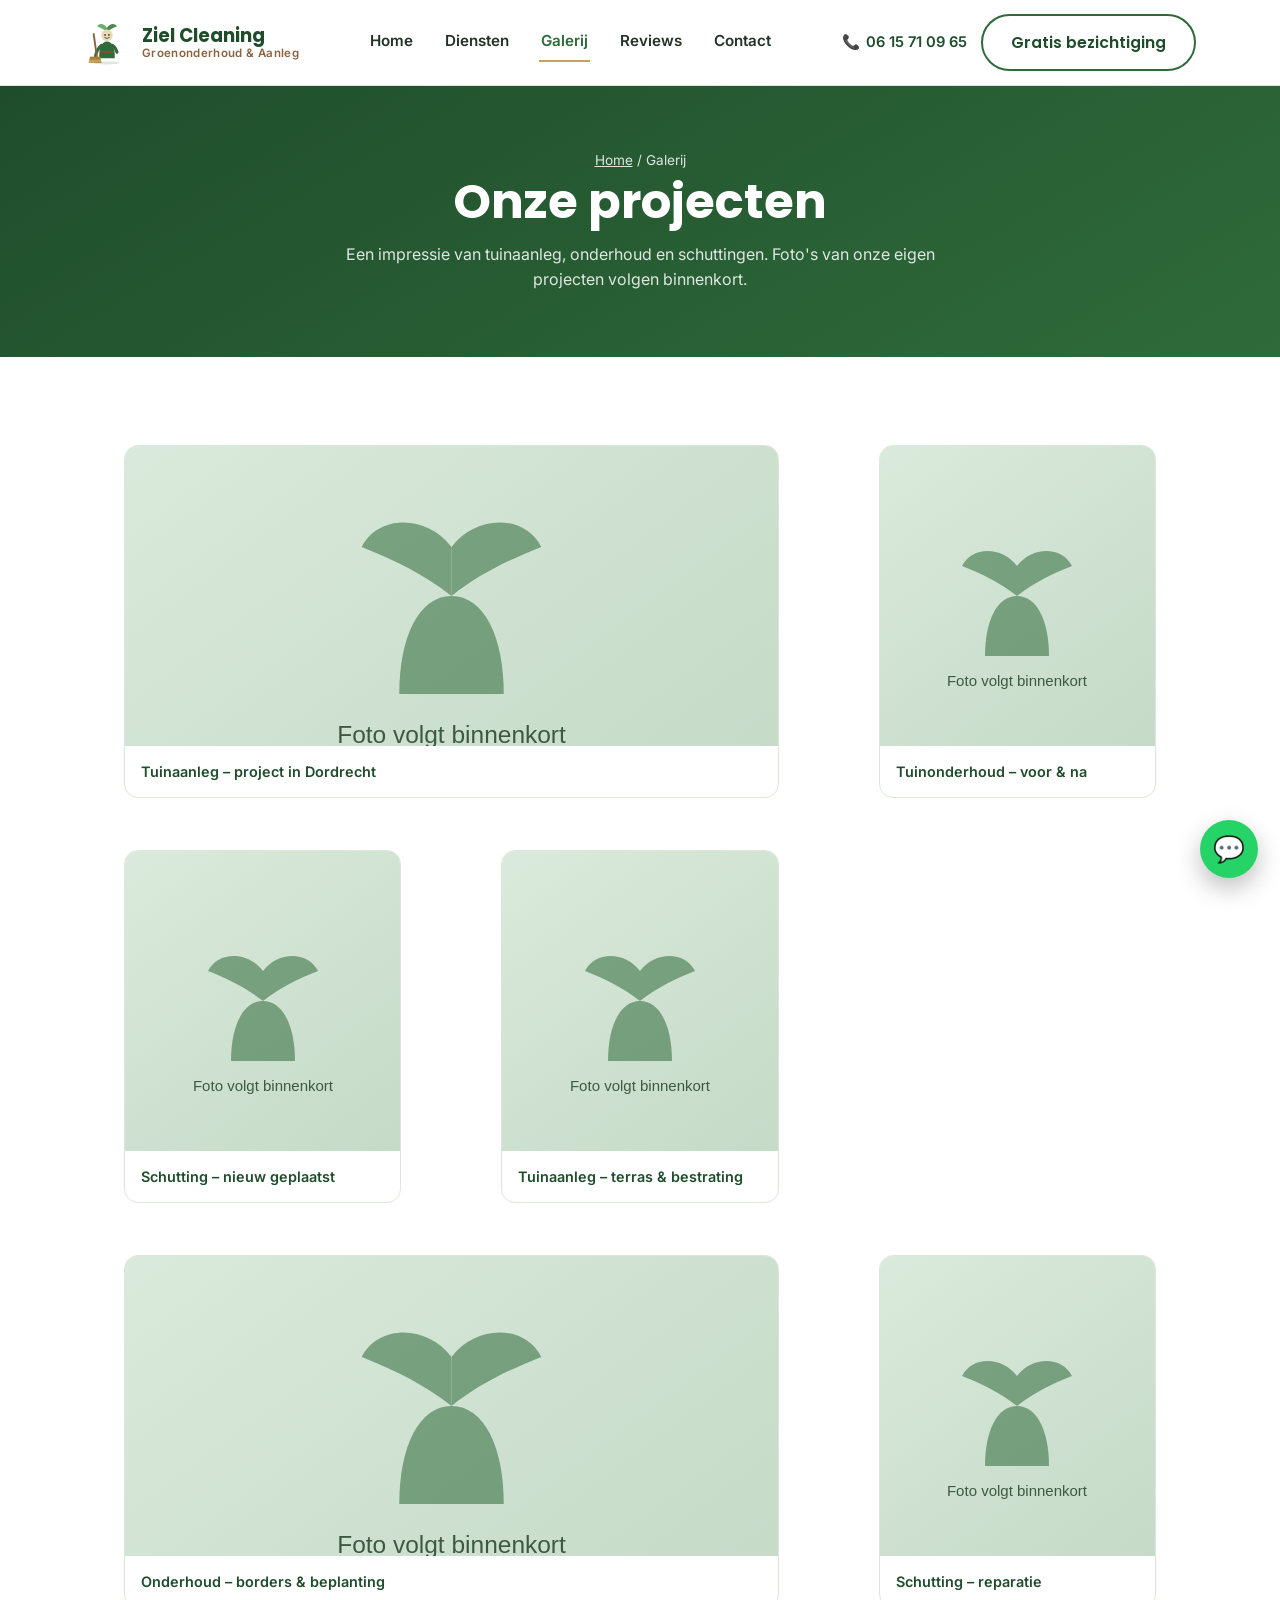
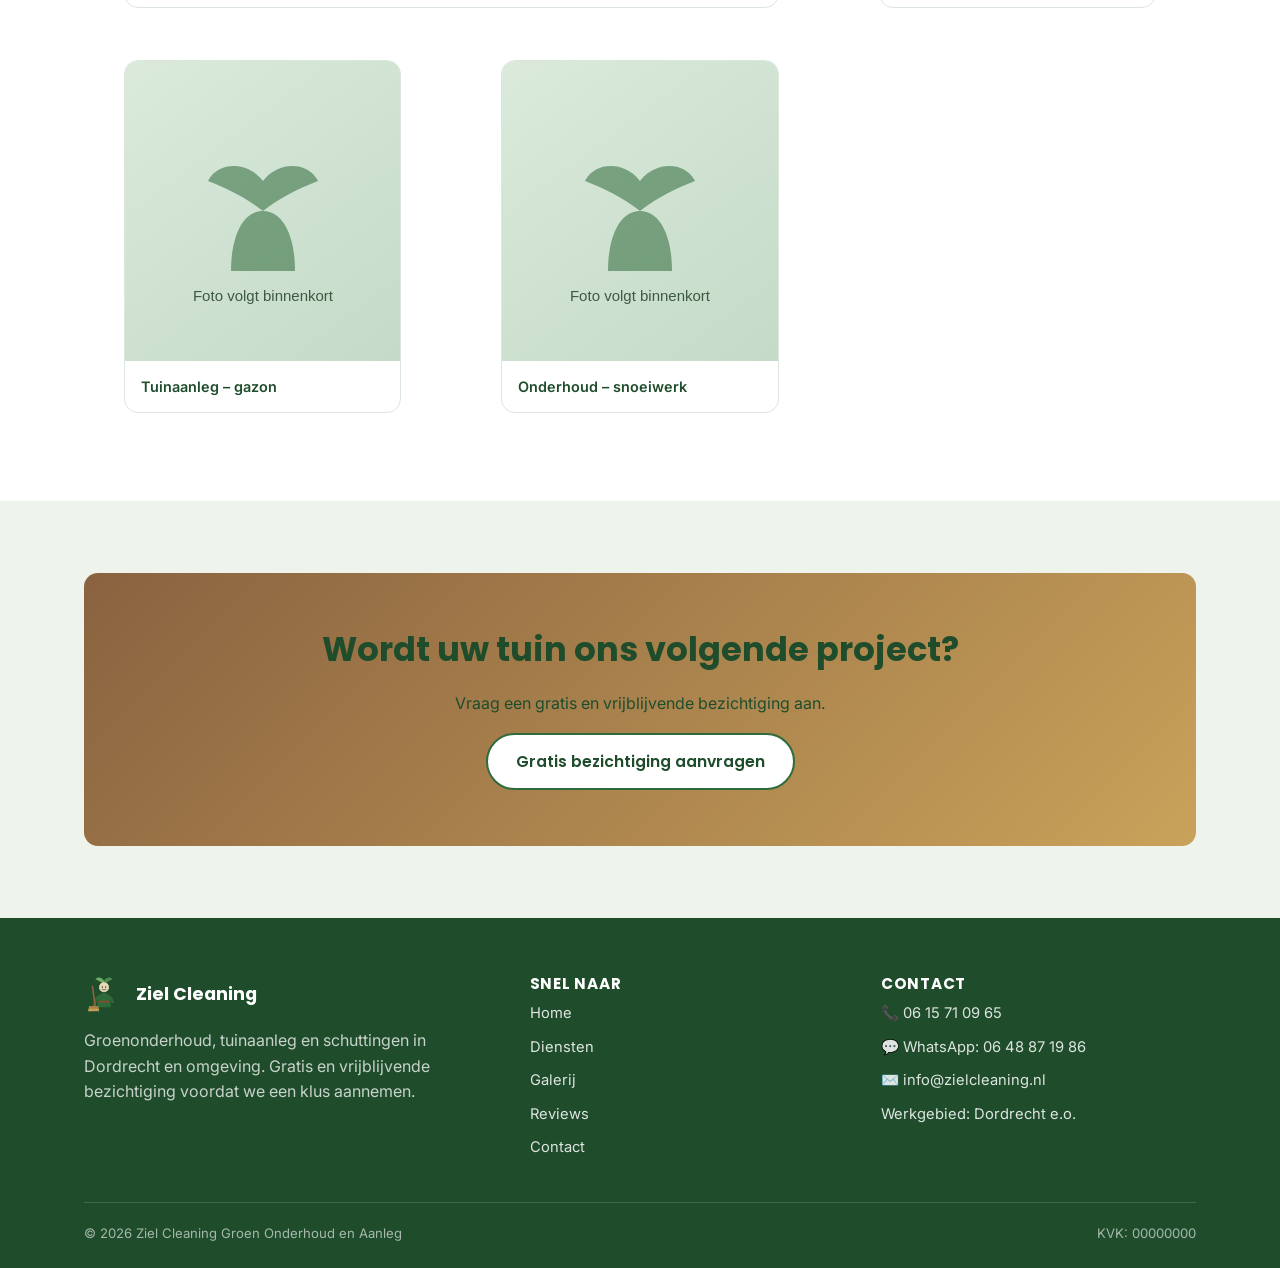
<file: galerij.html>
<!doctype html>
<html lang="nl">
<head>
  <meta charset="UTF-8">
  <meta name="viewport" content="width=device-width, initial-scale=1.0">
  <title>Fotogalerij &ndash; Onze Projecten | Ziel Cleaning</title>
  <meta name="description" content="Bekijk voorbeelden van tuinaanleg, tuinonderhoud en schuttingen van Ziel Cleaning in Dordrecht en omgeving.">
  <link rel="canonical" href="https://www.zielcleaning.nl/galerij.html">
  <link rel="icon" type="image/svg+xml" href="img/favicon.svg">
  <link rel="preconnect" href="https://fonts.googleapis.com">
  <link rel="preconnect" href="https://fonts.gstatic.com" crossorigin>
  <link href="https://fonts.googleapis.com/css2?family=Poppins:wght@600;700&family=Inter:wght@400;500;600&display=swap" rel="stylesheet">
  <link rel="stylesheet" href="css/style.css">
</head>
<body>

  <header class="site-header">
    <div class="header-inner">
      <a href="index.html" class="brand">
        <img src="img/logo.svg" alt="Ziel Cleaning logo - groen mannetje met bezem" width="46" height="46">
        <span class="brand-text">
          <span class="brand-name">Ziel Cleaning</span>
          <span class="brand-tag">Groenonderhoud &amp; Aanleg</span>
        </span>
      </a>

      <nav class="main-nav" aria-label="Hoofdmenu">
        <a href="index.html">Home</a>
        <a href="diensten.html">Diensten</a>
        <a href="galerij.html">Galerij</a>
        <a href="reviews.html">Reviews</a>
        <a href="contact.html">Contact</a>
      </nav>

      <div class="header-actions">
        <a class="header-call" href="tel:+31615710965" aria-label="Bel Ziel Cleaning">
          📞 <span class="call-text">06 15 71 09 65</span>
        </a>
        <a class="btn btn-secondary" href="contact.html">Gratis bezichtiging</a>
        <button class="nav-toggle" aria-label="Menu openen" aria-expanded="false">
          <span></span>
        </button>
      </div>
    </div>
  </header>

  <main>
    <section class="page-hero">
      <div class="container">
        <p class="breadcrumb"><a href="index.html">Home</a> / Galerij</p>
        <h1>Onze projecten</h1>
        <p>Een impressie van tuinaanleg, onderhoud en schuttingen. Foto's van onze eigen projecten volgen binnenkort.</p>
      </div>
    </section>

    <section>
      <div class="container">
        <div class="gallery-grid">
          <figure class="gallery-item wide fade-in">
            <img src="img/placeholder.svg" alt="Tuinaanleg project in Dordrecht" loading="lazy" width="400" height="300">
            <figcaption>Tuinaanleg &ndash; project in Dordrecht</figcaption>
          </figure>
          <figure class="gallery-item fade-in">
            <img src="img/placeholder.svg" alt="Tuinonderhoud voor en na" loading="lazy" width="400" height="300">
            <figcaption>Tuinonderhoud &ndash; voor &amp; na</figcaption>
          </figure>
          <figure class="gallery-item fade-in">
            <img src="img/placeholder.svg" alt="Nieuw geplaatste schutting" loading="lazy" width="400" height="300">
            <figcaption>Schutting &ndash; nieuw geplaatst</figcaption>
          </figure>
          <figure class="gallery-item fade-in">
            <img src="img/placeholder.svg" alt="Aangelegd terras" loading="lazy" width="400" height="300">
            <figcaption>Tuinaanleg &ndash; terras &amp; bestrating</figcaption>
          </figure>
          <figure class="gallery-item wide fade-in">
            <img src="img/placeholder.svg" alt="Onderhouden border met beplanting" loading="lazy" width="400" height="300">
            <figcaption>Onderhoud &ndash; borders &amp; beplanting</figcaption>
          </figure>
          <figure class="gallery-item fade-in">
            <img src="img/placeholder.svg" alt="Schutting reparatie" loading="lazy" width="400" height="300">
            <figcaption>Schutting &ndash; reparatie</figcaption>
          </figure>
          <figure class="gallery-item fade-in">
            <img src="img/placeholder.svg" alt="Gazon aanleg" loading="lazy" width="400" height="300">
            <figcaption>Tuinaanleg &ndash; gazon</figcaption>
          </figure>
          <figure class="gallery-item fade-in">
            <img src="img/placeholder.svg" alt="Snoeiwerk aan heg" loading="lazy" width="400" height="300">
            <figcaption>Onderhoud &ndash; snoeiwerk</figcaption>
          </figure>
        </div>
      </div>
    </section>

    <section class="section-alt">
      <div class="container">
        <div class="cta-band" style="background: linear-gradient(135deg, var(--wood), var(--wood-light)); color: var(--green-dark);">
          <h2 style="color: var(--green-dark);">Wordt uw tuin ons volgende project?</h2>
          <p style="color: var(--green-dark);">Vraag een gratis en vrijblijvende bezichtiging aan.</p>
          <a href="contact.html" class="btn btn-secondary">Gratis bezichtiging aanvragen</a>
        </div>
      </div>
    </section>
  </main>

  <footer class="site-footer">
    <div class="container">
      <div class="footer-grid">
        <div>
          <div class="footer-brand">
            <img src="img/logo.svg" alt="Ziel Cleaning logo" width="40" height="40">
            <strong>Ziel Cleaning</strong>
          </div>
          <p style="color: rgba(255,255,255,0.75);">Groenonderhoud, tuinaanleg en schuttingen in Dordrecht en omgeving. Gratis en vrijblijvende bezichtiging voordat we een klus aannemen.</p>
        </div>
        <div>
          <h4>Snel naar</h4>
          <ul>
            <li><a href="index.html">Home</a></li>
            <li><a href="diensten.html">Diensten</a></li>
            <li><a href="galerij.html">Galerij</a></li>
            <li><a href="reviews.html">Reviews</a></li>
            <li><a href="contact.html">Contact</a></li>
          </ul>
        </div>
        <div>
          <h4>Contact</h4>
          <ul>
            <li><a href="tel:+31615710965">📞 06 15 71 09 65</a></li>
            <li><a href="https://wa.me/31648871986" target="_blank" rel="noopener">💬 WhatsApp: 06 48 87 19 86</a></li>
            <li><a href="mailto:info@zielcleaning.nl">✉️ info@zielcleaning.nl</a></li>
            <li>Werkgebied: Dordrecht e.o.</li>
          </ul>
        </div>
      </div>
      <div class="footer-bottom">
        <span>&copy; <span class="current-year">2026</span> Ziel Cleaning Groen Onderhoud en Aanleg</span>
        <span>KVK: 00000000</span>
      </div>
    </div>
  </footer>

  <a class="whatsapp-float" href="https://wa.me/31648871986" target="_blank" rel="noopener" aria-label="Stuur ons een WhatsApp bericht">💬</a>

  <script src="js/main.js"></script>
</body>
</html>
</file>
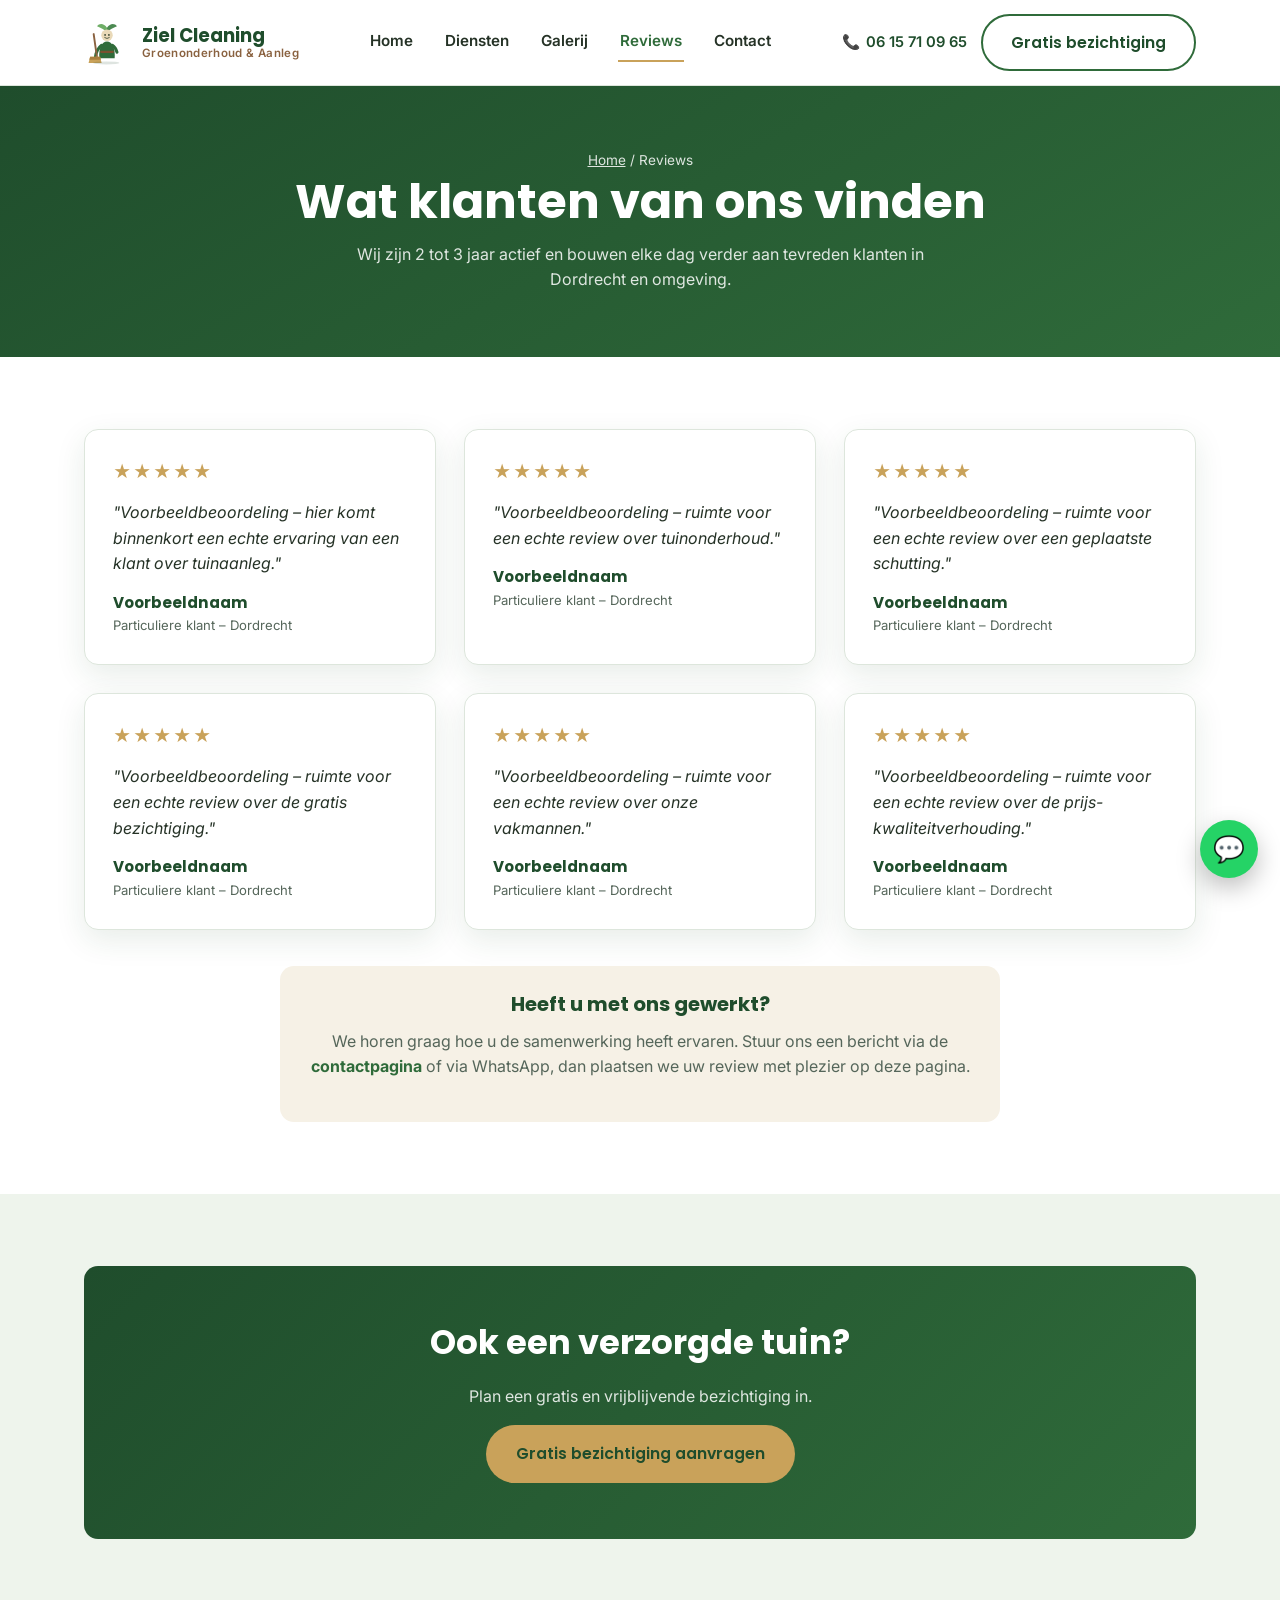
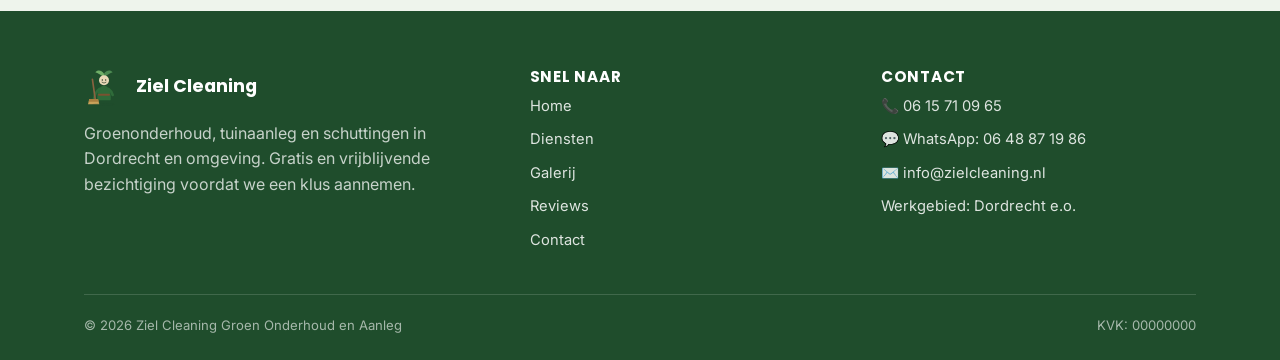
<file: reviews.html>
<!doctype html>
<html lang="nl">
<head>
  <meta charset="UTF-8">
  <meta name="viewport" content="width=device-width, initial-scale=1.0">
  <title>Klantbeoordelingen | Ziel Cleaning</title>
  <meta name="description" content="Lees wat klanten van Ziel Cleaning vinden over onze tuinaanleg, tuinonderhoud en schuttingen in Dordrecht en omgeving.">
  <link rel="canonical" href="https://www.zielcleaning.nl/reviews.html">
  <link rel="icon" type="image/svg+xml" href="img/favicon.svg">
  <link rel="preconnect" href="https://fonts.googleapis.com">
  <link rel="preconnect" href="https://fonts.gstatic.com" crossorigin>
  <link href="https://fonts.googleapis.com/css2?family=Poppins:wght@600;700&family=Inter:wght@400;500;600&display=swap" rel="stylesheet">
  <link rel="stylesheet" href="css/style.css">
</head>
<body>

  <header class="site-header">
    <div class="header-inner">
      <a href="index.html" class="brand">
        <img src="img/logo.svg" alt="Ziel Cleaning logo - groen mannetje met bezem" width="46" height="46">
        <span class="brand-text">
          <span class="brand-name">Ziel Cleaning</span>
          <span class="brand-tag">Groenonderhoud &amp; Aanleg</span>
        </span>
      </a>

      <nav class="main-nav" aria-label="Hoofdmenu">
        <a href="index.html">Home</a>
        <a href="diensten.html">Diensten</a>
        <a href="galerij.html">Galerij</a>
        <a href="reviews.html">Reviews</a>
        <a href="contact.html">Contact</a>
      </nav>

      <div class="header-actions">
        <a class="header-call" href="tel:+31615710965" aria-label="Bel Ziel Cleaning">
          📞 <span class="call-text">06 15 71 09 65</span>
        </a>
        <a class="btn btn-secondary" href="contact.html">Gratis bezichtiging</a>
        <button class="nav-toggle" aria-label="Menu openen" aria-expanded="false">
          <span></span>
        </button>
      </div>
    </div>
  </header>

  <main>
    <section class="page-hero">
      <div class="container">
        <p class="breadcrumb"><a href="index.html">Home</a> / Reviews</p>
        <h1>Wat klanten van ons vinden</h1>
        <p>Wij zijn 2 tot 3 jaar actief en bouwen elke dag verder aan tevreden klanten in Dordrecht en omgeving.</p>
      </div>
    </section>

    <section>
      <div class="container">
        <div class="grid-3">
          <div class="review-card fade-in">
            <div class="stars">★★★★★</div>
            <p class="review-quote">"Voorbeeldbeoordeling &ndash; hier komt binnenkort een echte ervaring van een klant over tuinaanleg."</p>
            <div>
              <div class="review-name">Voorbeeldnaam</div>
              <div class="review-role">Particuliere klant &ndash; Dordrecht</div>
            </div>
          </div>
          <div class="review-card fade-in">
            <div class="stars">★★★★★</div>
            <p class="review-quote">"Voorbeeldbeoordeling &ndash; ruimte voor een echte review over tuinonderhoud."</p>
            <div>
              <div class="review-name">Voorbeeldnaam</div>
              <div class="review-role">Particuliere klant &ndash; Dordrecht</div>
            </div>
          </div>
          <div class="review-card fade-in">
            <div class="stars">★★★★★</div>
            <p class="review-quote">"Voorbeeldbeoordeling &ndash; ruimte voor een echte review over een geplaatste schutting."</p>
            <div>
              <div class="review-name">Voorbeeldnaam</div>
              <div class="review-role">Particuliere klant &ndash; Dordrecht</div>
            </div>
          </div>
          <div class="review-card fade-in">
            <div class="stars">★★★★★</div>
            <p class="review-quote">"Voorbeeldbeoordeling &ndash; ruimte voor een echte review over de gratis bezichtiging."</p>
            <div>
              <div class="review-name">Voorbeeldnaam</div>
              <div class="review-role">Particuliere klant &ndash; Dordrecht</div>
            </div>
          </div>
          <div class="review-card fade-in">
            <div class="stars">★★★★★</div>
            <p class="review-quote">"Voorbeeldbeoordeling &ndash; ruimte voor een echte review over onze vakmannen."</p>
            <div>
              <div class="review-name">Voorbeeldnaam</div>
              <div class="review-role">Particuliere klant &ndash; Dordrecht</div>
            </div>
          </div>
          <div class="review-card fade-in">
            <div class="stars">★★★★★</div>
            <p class="review-quote">"Voorbeeldbeoordeling &ndash; ruimte voor een echte review over de prijs-kwaliteitverhouding."</p>
            <div>
              <div class="review-name">Voorbeeldnaam</div>
              <div class="review-role">Particuliere klant &ndash; Dordrecht</div>
            </div>
          </div>
        </div>

        <div class="review-note fade-in">
          <h3>Heeft u met ons gewerkt?</h3>
          <p>We horen graag hoe u de samenwerking heeft ervaren. Stuur ons een bericht via de <a href="contact.html" style="color: var(--green); font-weight:700;">contactpagina</a> of via WhatsApp, dan plaatsen we uw review met plezier op deze pagina.</p>
        </div>
      </div>
    </section>

    <section class="section-alt">
      <div class="container">
        <div class="cta-band fade-in">
          <h2>Ook een verzorgde tuin?</h2>
          <p>Plan een gratis en vrijblijvende bezichtiging in.</p>
          <a href="contact.html" class="btn btn-primary">Gratis bezichtiging aanvragen</a>
        </div>
      </div>
    </section>
  </main>

  <footer class="site-footer">
    <div class="container">
      <div class="footer-grid">
        <div>
          <div class="footer-brand">
            <img src="img/logo.svg" alt="Ziel Cleaning logo" width="40" height="40">
            <strong>Ziel Cleaning</strong>
          </div>
          <p style="color: rgba(255,255,255,0.75);">Groenonderhoud, tuinaanleg en schuttingen in Dordrecht en omgeving. Gratis en vrijblijvende bezichtiging voordat we een klus aannemen.</p>
        </div>
        <div>
          <h4>Snel naar</h4>
          <ul>
            <li><a href="index.html">Home</a></li>
            <li><a href="diensten.html">Diensten</a></li>
            <li><a href="galerij.html">Galerij</a></li>
            <li><a href="reviews.html">Reviews</a></li>
            <li><a href="contact.html">Contact</a></li>
          </ul>
        </div>
        <div>
          <h4>Contact</h4>
          <ul>
            <li><a href="tel:+31615710965">📞 06 15 71 09 65</a></li>
            <li><a href="https://wa.me/31648871986" target="_blank" rel="noopener">💬 WhatsApp: 06 48 87 19 86</a></li>
            <li><a href="mailto:info@zielcleaning.nl">✉️ info@zielcleaning.nl</a></li>
            <li>Werkgebied: Dordrecht e.o.</li>
          </ul>
        </div>
      </div>
      <div class="footer-bottom">
        <span>&copy; <span class="current-year">2026</span> Ziel Cleaning Groen Onderhoud en Aanleg</span>
        <span>KVK: 00000000</span>
      </div>
    </div>
  </footer>

  <a class="whatsapp-float" href="https://wa.me/31648871986" target="_blank" rel="noopener" aria-label="Stuur ons een WhatsApp bericht">💬</a>

  <script src="js/main.js"></script>
</body>
</html>
</file>
<file: css/style.css>
/* =========================================================
   Ziel Cleaning - Groenonderhoud & Aanleg
   Stylesheet. Kleuren en lettertypen staan bovenaan als
   variabelen, zodat kleine aanpassingen makkelijk blijven.
   ========================================================= */

:root {
  --green-dark: #1f4d2c;
  --green: #2f6b3a;
  --green-mid: #4c8a52;
  --green-light: #eef4ec;
  --beige: #f6f1e6;
  --wood: #8a6240;
  --wood-light: #c9a25a;
  --white: #ffffff;
  --text: #253226;
  --text-light: #55665a;
  --border: #dde6dc;
  --shadow: 0 10px 30px rgba(31, 77, 44, 0.1);
  --radius: 14px;
  --max-width: 1160px;
  --font-heading: "Poppins", "Segoe UI", Arial, sans-serif;
  --font-body: "Inter", "Segoe UI", Arial, sans-serif;
}

* {
  box-sizing: border-box;
}

html {
  scroll-behavior: smooth;
}

body {
  margin: 0;
  font-family: var(--font-body);
  color: var(--text);
  background: var(--white);
  line-height: 1.6;
}

img {
  max-width: 100%;
  display: block;
}

a {
  color: inherit;
  text-decoration: none;
}

h1, h2, h3, h4 {
  font-family: var(--font-heading);
  color: var(--green-dark);
  line-height: 1.25;
  margin: 0 0 0.6em;
}

h1 { font-size: clamp(2rem, 4vw, 3rem); }
h2 { font-size: clamp(1.5rem, 3vw, 2.1rem); }
h3 { font-size: 1.25rem; }

p { margin: 0 0 1em; color: var(--text-light); }

.container {
  max-width: var(--max-width);
  margin: 0 auto;
  padding: 0 24px;
}

section {
  padding: 72px 0;
}

.section-alt {
  background: var(--green-light);
}

.eyebrow {
  display: inline-block;
  text-transform: uppercase;
  letter-spacing: 0.08em;
  font-size: 0.8rem;
  font-weight: 600;
  color: var(--wood);
  background: var(--beige);
  padding: 6px 14px;
  border-radius: 999px;
  margin-bottom: 14px;
}

.section-head {
  max-width: 680px;
  margin: 0 auto 48px;
  text-align: center;
}

.section-head.left {
  margin: 0 0 40px;
  text-align: left;
}

/* Buttons */
.btn {
  display: inline-flex;
  align-items: center;
  gap: 8px;
  padding: 14px 28px;
  border-radius: 999px;
  font-weight: 600;
  font-family: var(--font-heading);
  font-size: 0.98rem;
  border: 2px solid transparent;
  cursor: pointer;
  transition: transform 0.15s ease, box-shadow 0.15s ease, background 0.15s ease, color 0.15s ease;
}

.btn-primary {
  background: var(--wood-light);
  color: var(--green-dark);
}
.btn-primary:hover {
  background: var(--wood);
  color: var(--white);
  transform: translateY(-2px);
  box-shadow: 0 10px 20px rgba(138, 98, 64, 0.3);
}

.btn-outline {
  background: transparent;
  border-color: var(--white);
  color: var(--white);
}
.btn-outline:hover {
  background: var(--white);
  color: var(--green-dark);
}

.btn-secondary {
  background: var(--white);
  border-color: var(--green);
  color: var(--green-dark);
}
.btn-secondary:hover {
  background: var(--green);
  color: var(--white);
}

.btn-block { width: 100%; justify-content: center; }

/* =========================
   Header
   ========================= */
.site-header {
  position: sticky;
  top: 0;
  z-index: 100;
  background: rgba(255, 255, 255, 0.95);
  backdrop-filter: blur(6px);
  border-bottom: 1px solid var(--border);
}

.header-inner {
  display: flex;
  align-items: center;
  justify-content: space-between;
  padding: 14px 24px;
  max-width: var(--max-width);
  margin: 0 auto;
  gap: 16px;
}

.brand {
  display: flex;
  align-items: center;
  gap: 12px;
  flex-shrink: 0;
}

.brand img {
  width: 46px;
  height: 46px;
}

.brand-text {
  display: flex;
  flex-direction: column;
  line-height: 1.15;
}

.brand-name {
  font-family: var(--font-heading);
  font-weight: 700;
  color: var(--green-dark);
  font-size: 1.15rem;
}

.brand-tag {
  font-size: 0.72rem;
  color: var(--wood);
  font-weight: 600;
  letter-spacing: 0.03em;
}

.main-nav {
  display: flex;
  align-items: center;
  gap: 28px;
}

.main-nav a {
  font-weight: 600;
  font-size: 0.95rem;
  color: var(--text);
  padding: 6px 2px;
  border-bottom: 2px solid transparent;
  transition: color 0.15s ease, border-color 0.15s ease;
}

.main-nav a:hover,
.main-nav a[aria-current="page"] {
  color: var(--green);
  border-color: var(--wood-light);
}

.header-actions {
  display: flex;
  align-items: center;
  gap: 14px;
}

.header-call {
  display: flex;
  align-items: center;
  gap: 6px;
  font-weight: 600;
  font-size: 0.92rem;
  color: var(--green-dark);
  white-space: nowrap;
}

.nav-toggle {
  display: none;
  background: none;
  border: none;
  cursor: pointer;
  padding: 8px;
}

.nav-toggle span,
.nav-toggle::before,
.nav-toggle::after {
  content: "";
  display: block;
  width: 26px;
  height: 3px;
  background: var(--green-dark);
  border-radius: 3px;
  margin: 5px 0;
  transition: transform 0.2s ease, opacity 0.2s ease;
}

.nav-toggle[aria-expanded="true"]::before { transform: translateY(8px) rotate(45deg); }
.nav-toggle[aria-expanded="true"] span { opacity: 0; }
.nav-toggle[aria-expanded="true"]::after { transform: translateY(-8px) rotate(-45deg); }

/* =========================
   Hero
   ========================= */
.hero {
  background: linear-gradient(150deg, var(--green-dark), var(--green) 60%, var(--green-mid));
  color: var(--white);
  padding: 90px 0 100px;
  position: relative;
  overflow: hidden;
}

.hero::after {
  content: "";
  position: absolute;
  inset: auto -10% -30% auto;
  width: 480px;
  height: 480px;
  background: radial-gradient(circle, rgba(255,255,255,0.08), transparent 70%);
  border-radius: 50%;
}

.hero-grid {
  display: grid;
  grid-template-columns: 1.1fr 0.9fr;
  gap: 48px;
  align-items: center;
  position: relative;
  z-index: 1;
}

.hero h1 { color: var(--white); }

.hero .lead {
  color: rgba(255,255,255,0.9);
  font-size: 1.15rem;
  max-width: 520px;
}

.hero-actions {
  display: flex;
  flex-wrap: wrap;
  gap: 14px;
  margin-top: 28px;
}

.hero-badges {
  list-style: none;
  padding: 0;
  margin: 34px 0 0;
  display: grid;
  grid-template-columns: repeat(2, auto);
  gap: 12px 28px;
}

.hero-badges li {
  display: flex;
  align-items: center;
  gap: 10px;
  font-weight: 600;
  font-size: 0.95rem;
}

.hero-badges .dot {
  width: 22px;
  height: 22px;
  border-radius: 50%;
  background: var(--wood-light);
  color: var(--green-dark);
  display: flex;
  align-items: center;
  justify-content: center;
  font-size: 0.8rem;
  flex-shrink: 0;
}

.hero-visual {
  background: rgba(255,255,255,0.08);
  border: 1px solid rgba(255,255,255,0.25);
  border-radius: var(--radius);
  padding: 28px;
  backdrop-filter: blur(4px);
}

.hero-visual img { border-radius: 10px; }

.hero-visual .caption {
  margin-top: 14px;
  font-size: 0.85rem;
  color: rgba(255,255,255,0.8);
  text-align: center;
}

/* =========================
   Cards / Grids
   ========================= */
.grid-3 {
  display: grid;
  grid-template-columns: repeat(3, 1fr);
  gap: 28px;
}

.grid-2 {
  display: grid;
  grid-template-columns: repeat(2, 1fr);
  gap: 28px;
}

.card {
  background: var(--white);
  border: 1px solid var(--border);
  border-radius: var(--radius);
  padding: 32px 26px;
  box-shadow: var(--shadow);
  transition: transform 0.2s ease, box-shadow 0.2s ease;
}

.card:hover {
  transform: translateY(-4px);
  box-shadow: 0 16px 34px rgba(31, 77, 44, 0.14);
}

.card .icon {
  width: 52px;
  height: 52px;
  border-radius: 12px;
  background: var(--green-light);
  display: flex;
  align-items: center;
  justify-content: center;
  font-size: 1.5rem;
  margin-bottom: 18px;
}

.card ul {
  padding-left: 20px;
  color: var(--text-light);
  margin: 14px 0 0;
}

.card ul li { margin-bottom: 6px; }

.card a.card-link {
  display: inline-block;
  margin-top: 16px;
  font-weight: 700;
  color: var(--green);
}
.card a.card-link:hover { color: var(--wood); }

/* Why-us icons row */
.feature-row {
  display: grid;
  grid-template-columns: repeat(4, 1fr);
  gap: 24px;
  text-align: center;
}

.feature-row .feature .icon {
  width: 62px;
  height: 62px;
  margin: 0 auto 16px;
  border-radius: 50%;
  background: var(--white);
  border: 2px solid var(--wood-light);
  display: flex;
  align-items: center;
  justify-content: center;
  font-size: 1.6rem;
}

.feature h3 { font-size: 1.05rem; }
.feature p { font-size: 0.92rem; }

/* Process steps */
.steps {
  display: grid;
  grid-template-columns: repeat(4, 1fr);
  gap: 24px;
  counter-reset: step;
}

.step {
  position: relative;
  padding: 28px 22px;
  background: var(--white);
  border: 1px solid var(--border);
  border-radius: var(--radius);
}

.step .step-num {
  width: 40px;
  height: 40px;
  border-radius: 50%;
  background: var(--green);
  color: var(--white);
  display: flex;
  align-items: center;
  justify-content: center;
  font-family: var(--font-heading);
  font-weight: 700;
  margin-bottom: 16px;
}

/* Gallery */
.gallery-grid {
  display: grid;
  grid-template-columns: repeat(3, 1fr);
  gap: 20px;
}

.gallery-item {
  position: relative;
  border-radius: var(--radius);
  overflow: hidden;
  border: 1px solid var(--border);
  background: var(--white);
}

.gallery-item img {
  width: 100%;
  aspect-ratio: 4 / 3;
  object-fit: cover;
}

.gallery-item figcaption {
  padding: 14px 16px;
  font-size: 0.9rem;
  font-weight: 600;
  color: var(--green-dark);
}

.gallery-item.wide { grid-column: span 2; }

/* Reviews */
.review-card {
  background: var(--white);
  border: 1px solid var(--border);
  border-radius: var(--radius);
  padding: 28px;
  box-shadow: var(--shadow);
  display: flex;
  flex-direction: column;
  gap: 14px;
}

.stars {
  color: var(--wood-light);
  letter-spacing: 2px;
  font-size: 1.1rem;
}

.review-quote {
  font-style: italic;
  color: var(--text);
  margin: 0;
}

.review-name {
  font-weight: 700;
  color: var(--green-dark);
  font-family: var(--font-heading);
  font-size: 0.95rem;
}

.review-role {
  font-size: 0.82rem;
  color: var(--text-light);
}

.review-note {
  max-width: 720px;
  margin: 36px auto 0;
  text-align: center;
  background: var(--beige);
  border-radius: var(--radius);
  padding: 26px 28px;
}

/* CTA band */
.cta-band {
  background: linear-gradient(135deg, var(--green-dark), var(--green));
  color: var(--white);
  text-align: center;
  border-radius: var(--radius);
  padding: 56px 32px;
}

.cta-band h2 { color: var(--white); }
.cta-band p { color: rgba(255,255,255,0.85); }

/* Contact page */
.contact-grid {
  display: grid;
  grid-template-columns: 0.9fr 1.1fr;
  gap: 40px;
  align-items: start;
}

.contact-info-list {
  list-style: none;
  padding: 0;
  margin: 0 0 28px;
}

.contact-info-list li {
  display: flex;
  gap: 14px;
  align-items: flex-start;
  padding: 16px 0;
  border-bottom: 1px solid var(--border);
}

.contact-info-list .icon {
  width: 42px;
  height: 42px;
  border-radius: 10px;
  background: var(--green-light);
  display: flex;
  align-items: center;
  justify-content: center;
  flex-shrink: 0;
  font-size: 1.1rem;
}

.contact-info-list strong {
  display: block;
  color: var(--green-dark);
  font-family: var(--font-heading);
  font-size: 0.95rem;
}

.contact-info-list a:hover { color: var(--green); }

.form-card {
  background: var(--white);
  border: 1px solid var(--border);
  border-radius: var(--radius);
  box-shadow: var(--shadow);
  padding: 32px;
}

.form-row {
  display: grid;
  grid-template-columns: 1fr 1fr;
  gap: 18px;
}

.field {
  margin-bottom: 18px;
  display: flex;
  flex-direction: column;
  gap: 6px;
}

.field label {
  font-weight: 600;
  font-size: 0.9rem;
  color: var(--green-dark);
}

.field input,
.field select,
.field textarea {
  font-family: var(--font-body);
  font-size: 0.98rem;
  padding: 12px 14px;
  border: 1px solid var(--border);
  border-radius: 10px;
  background: var(--green-light);
  color: var(--text);
}

.field input:focus,
.field select:focus,
.field textarea:focus {
  outline: 2px solid var(--wood-light);
  outline-offset: 1px;
  background: var(--white);
}

.field textarea { resize: vertical; min-height: 120px; }

.form-note {
  font-size: 0.85rem;
  margin-top: 10px;
}

.form-success {
  display: none;
  background: var(--green-light);
  border: 1px solid var(--green-mid);
  color: var(--green-dark);
  padding: 16px 18px;
  border-radius: 10px;
  margin-bottom: 18px;
  font-weight: 600;
}
.form-success.visible { display: block; }

/* Footer */
.site-footer {
  background: var(--green-dark);
  color: rgba(255,255,255,0.85);
  padding: 56px 0 24px;
}

.footer-grid {
  display: grid;
  grid-template-columns: 1.3fr 1fr 1fr;
  gap: 36px;
  padding-bottom: 32px;
  border-bottom: 1px solid rgba(255,255,255,0.15);
}

.footer-brand {
  display: flex;
  gap: 12px;
  align-items: center;
  margin-bottom: 14px;
}

.footer-brand img { width: 40px; height: 40px; }

.footer-brand strong {
  font-family: var(--font-heading);
  color: var(--white);
  font-size: 1.1rem;
}

.site-footer h4 {
  color: var(--white);
  font-size: 0.95rem;
  text-transform: uppercase;
  letter-spacing: 0.05em;
}

.site-footer ul { list-style: none; padding: 0; margin: 0; }
.site-footer li { margin-bottom: 10px; font-size: 0.92rem; }
.site-footer a:hover { color: var(--wood-light); }

.footer-bottom {
  padding-top: 20px;
  display: flex;
  justify-content: space-between;
  flex-wrap: wrap;
  gap: 8px;
  font-size: 0.82rem;
  color: rgba(255,255,255,0.6);
}

/* Floating WhatsApp button */
.whatsapp-float {
  position: fixed;
  bottom: 22px;
  right: 22px;
  z-index: 200;
  background: #25d366;
  color: var(--white);
  width: 58px;
  height: 58px;
  border-radius: 50%;
  display: flex;
  align-items: center;
  justify-content: center;
  box-shadow: 0 10px 24px rgba(0,0,0,0.25);
  font-size: 1.6rem;
  transition: transform 0.15s ease;
}
.whatsapp-float:hover { transform: scale(1.08); }

/* Page hero (inner pages) */
.page-hero {
  background: linear-gradient(150deg, var(--green-dark), var(--green));
  color: var(--white);
  padding: 64px 0;
  text-align: center;
}
.page-hero h1 { color: var(--white); margin-bottom: 10px; }
.page-hero p { color: rgba(255,255,255,0.85); max-width: 640px; margin: 0 auto; }

.breadcrumb {
  font-size: 0.85rem;
  color: rgba(255,255,255,0.75);
  margin-bottom: 14px;
}
.breadcrumb a { text-decoration: underline; }

/* Utility */
.text-center { text-align: center; }
.mt-lg { margin-top: 48px; }
.fade-in {
  opacity: 0;
  transform: translateY(16px);
  transition: opacity 0.6s ease, transform 0.6s ease;
}
.fade-in.is-visible {
  opacity: 1;
  transform: translateY(0);
}

@media (prefers-reduced-motion: reduce) {
  html { scroll-behavior: auto; }
  .fade-in { opacity: 1; transform: none; transition: none; }
}

/* =========================
   Responsive
   ========================= */
@media (max-width: 1024px) {
  .hero-grid { grid-template-columns: 1fr; }
  .hero-visual { order: -1; }
  .feature-row { grid-template-columns: repeat(2, 1fr); }
  .steps { grid-template-columns: repeat(2, 1fr); }
  .contact-grid { grid-template-columns: 1fr; }
}

@media (max-width: 860px) {
  .main-nav {
    position: fixed;
    inset: 74px 0 auto 0;
    background: var(--white);
    flex-direction: column;
    align-items: flex-start;
    padding: 20px 24px 28px;
    gap: 4px;
    box-shadow: 0 16px 24px rgba(0,0,0,0.08);
    transform: translateY(-12px);
    opacity: 0;
    pointer-events: none;
    transition: opacity 0.2s ease, transform 0.2s ease;
  }
  .main-nav.is-open {
    transform: translateY(0);
    opacity: 1;
    pointer-events: auto;
  }
  .main-nav a { width: 100%; padding: 12px 0; border-bottom: 1px solid var(--border); }
  .nav-toggle { display: block; }
  .header-call span.call-text { display: none; }
  .grid-3, .grid-2 { grid-template-columns: 1fr; }
  .gallery-grid { grid-template-columns: repeat(2, 1fr); }
  .gallery-item.wide { grid-column: span 2; }
  .form-row { grid-template-columns: 1fr; }
  .footer-grid { grid-template-columns: 1fr; }
}

@media (max-width: 560px) {
  section { padding: 52px 0; }
  .hero { padding: 64px 0 76px; }
  .hero-badges { grid-template-columns: 1fr; }
  .gallery-grid { grid-template-columns: 1fr; }
  .gallery-item.wide { grid-column: span 1; }
  .footer-bottom { flex-direction: column; }
}
</file>
